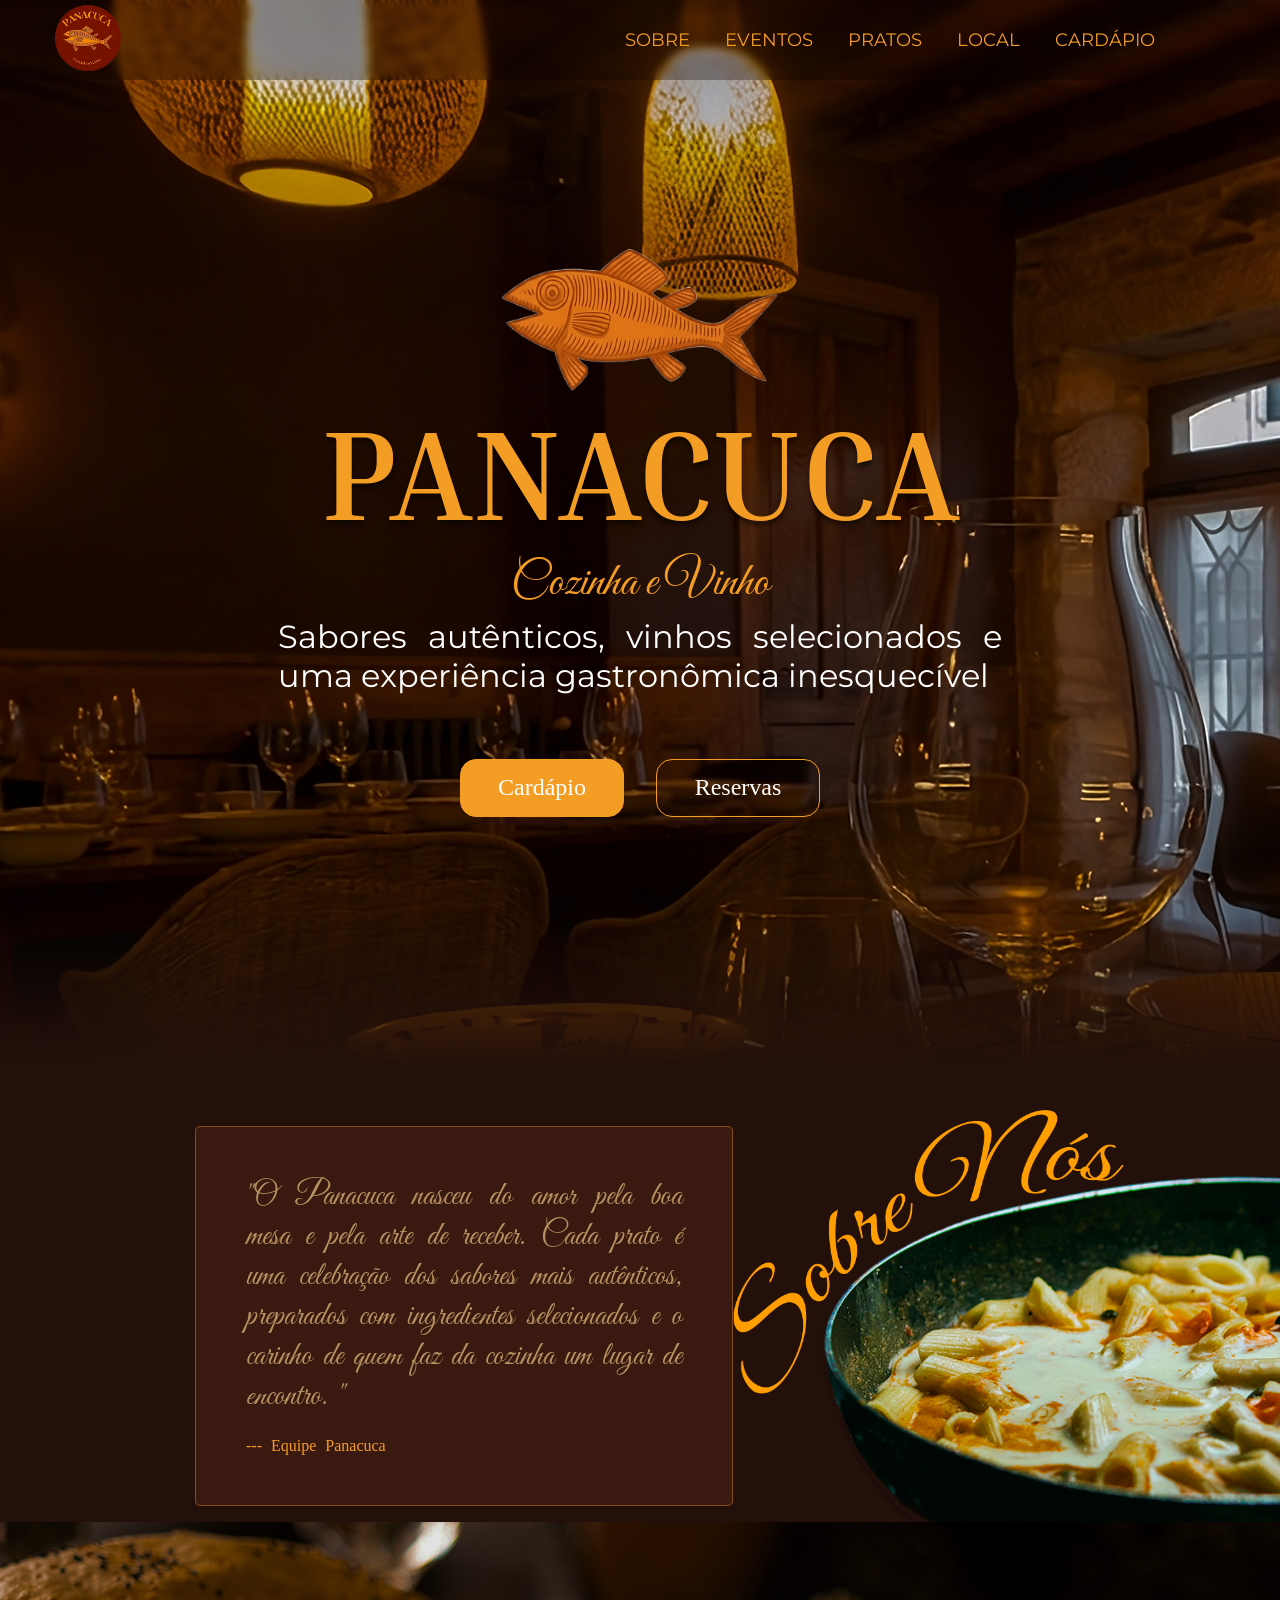
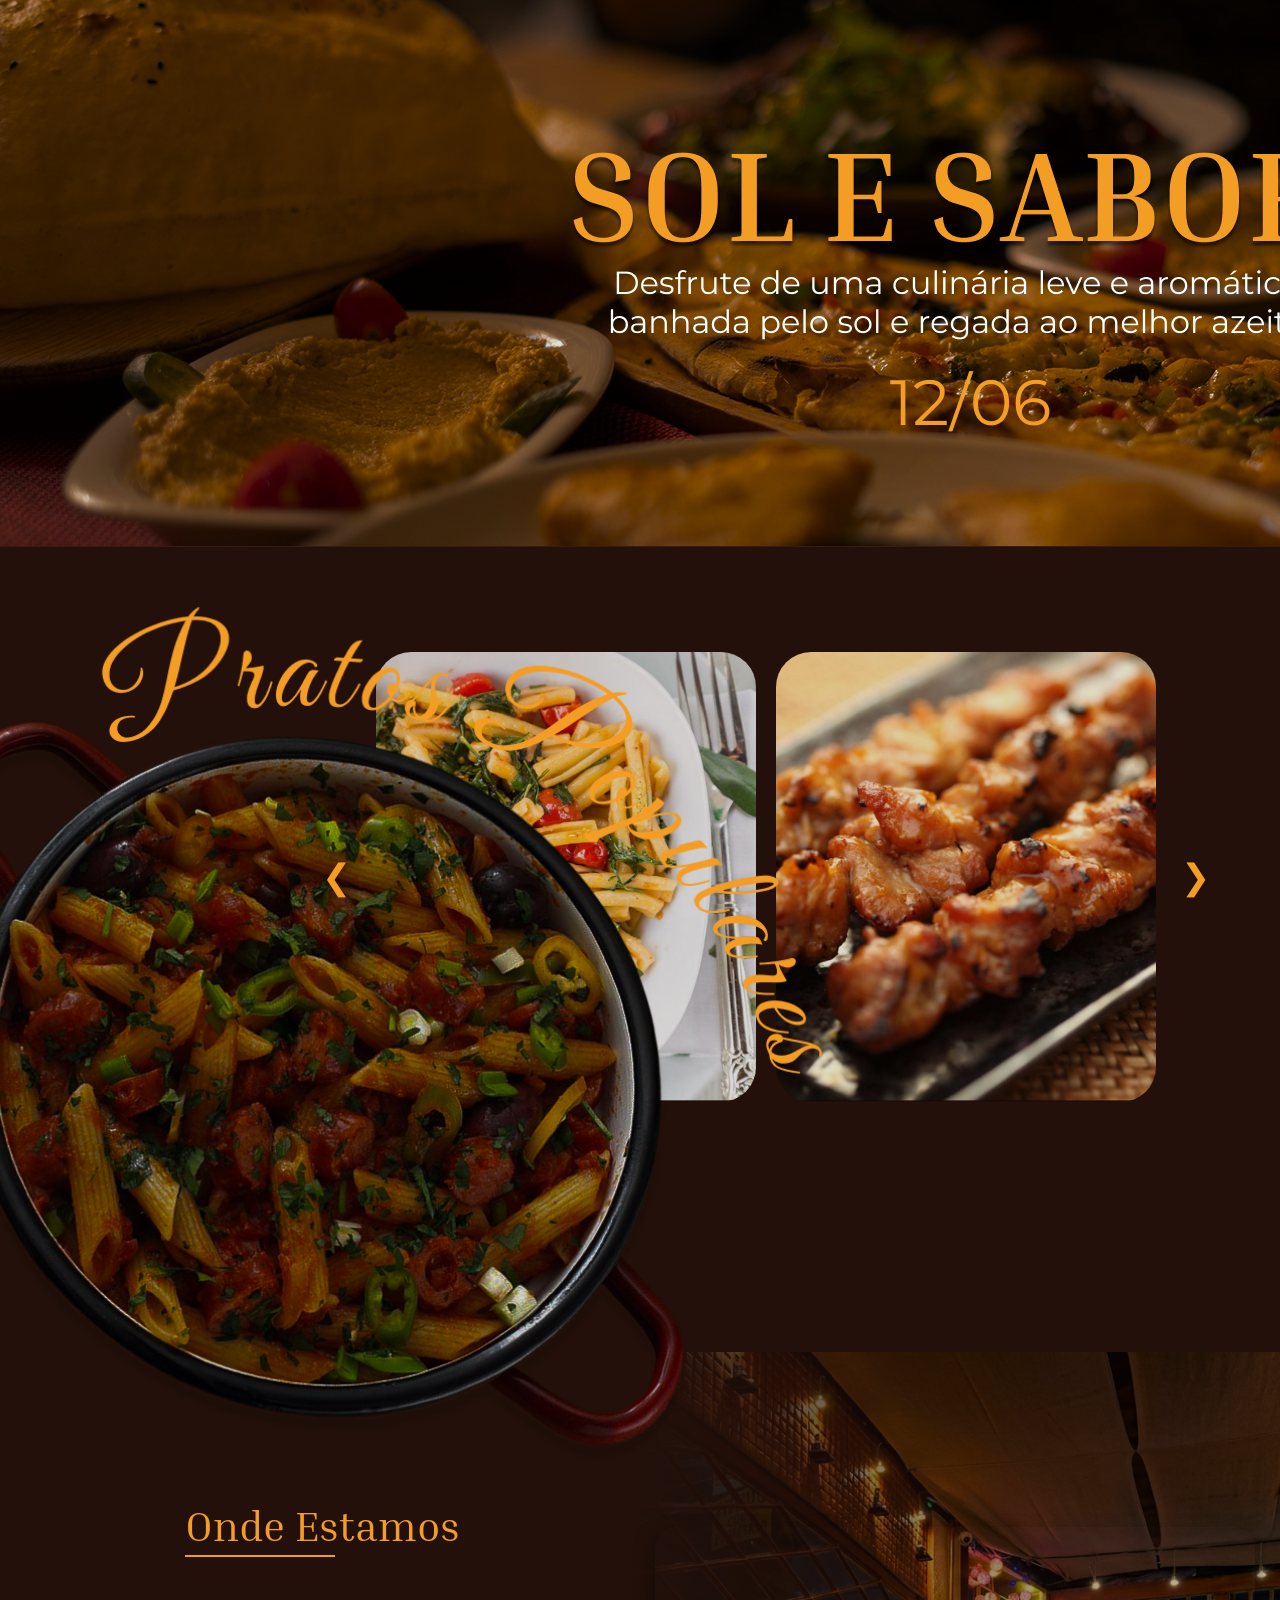
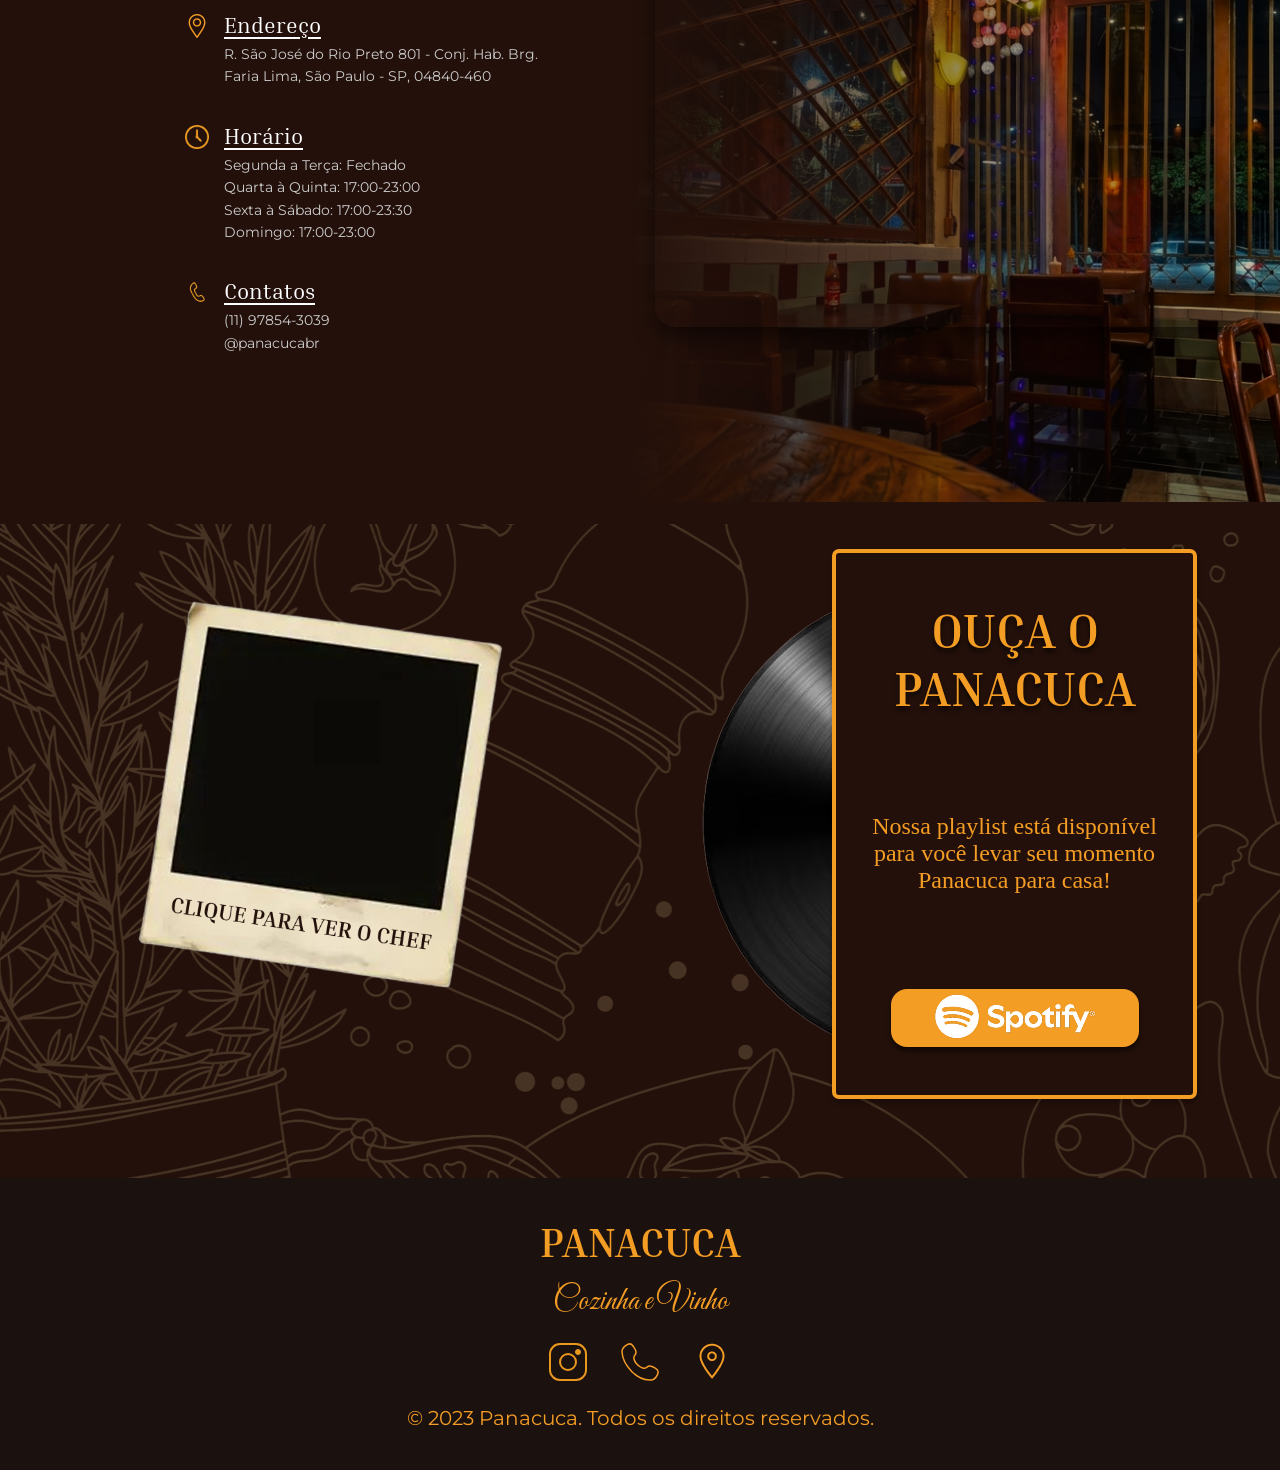
<file: index.html>
<!DOCTYPE html>
<html lang="pt-BR">

<head>
    <meta charset="UTF-8">
    <meta name="viewport" content="width=device-width, initial-scale=1.0">

    <link rel="stylesheet" href="./src/styles/style.css">
    <link rel="stylesheet" href="./src/styles/reset.css">

    <link rel="shortcut icon" href="./src/assets/images/site-ico.ico" type="image/x-icon">
    <link rel="preconnect" href="https://fonts.googleapis.com">
    <link rel="preconnect" href="https://fonts.gstatic.com" crossorigin>
    <link
        href="https://fonts.googleapis.com/css2?family=Great+Vibes&family=Inria+Serif:ital,wght@0,300;0,400;0,700;1,300;1,400;1,700&family=Montserrat:ital,wght@0,100..900;1,100..900&display=swap"
        rel="stylesheet">
    <title>Panacuca</title>
</head>

<body>
    <!-- header-component -->
    <header>
        <a href="./" id="btn-home">
            <img src="./src/assets/images/site-logo.svg" alt="site-logo">
        </a>
        <nav class="header-nav">
            <a href="#about-us">SOBRE</a>
            <a href="#events-carousel">EVENTOS</a>
            <a href="#pratos-populares">PRATOS</a>
            <a href="#localizacao">LOCAL</a>
            <a href="./cardapio.html">CARDÁPIO</a>
        </nav>
    </header>

    <!-- hero-header -->
    <section class="hero-header">
        <img src="./src/assets/images/fish-logo.svg" alt="fish-logo">
        <h1>PANACUCA</h1>
        <h2>Cozinha e Vinho</h2>
        <p>Sabores autênticos, vinhos selecionados e uma experiência gastronômica inesquecível</p>
        <div class="btn-wrapper">
            <button id="btn-cardapio" onclick="window.location.href='./cardapio.html'">Cardápio</button>
            <button id="btn-secundary"onclick="window.open('https://wa.me/5511978543039?text=Olá!%20Gostaria%20de%20fazer%20uma%20reserva.', '_blank')">Reservas</button>
        </div>
        <div id="gradient"></div>
    </section>

    <!-- about-us section -->
    <section class="about-us" id="about-us">
        <div>
            <div class="team-message">
                <p>"O Panacuca nasceu do amor pela boa mesa e pela arte de receber. Cada prato é uma celebração dos sabores mais autênticos, preparados com ingredientes selecionados e o carinho de quem faz da cozinha um lugar de encontro. "</p>
                <p id="team-reference">--- Equipe Panacuca</p>
            </div>

            <img src="./src/assets/images/panela-background.png" alt="background-panela">
        </div>
    </section>

    <!-- carousel section -->
     <section class="carousel" id="events-carousel">
        <div class="carousel-track">
            <div><img src="./src/assets/images/sol-e-sabor-background.png" alt="background-carousel"></div>
            <div><img src="./src/assets/images/noite-italia-background.png" alt="background-carousel"></div>
            <div><img src="./src/assets/images/essencia-japao-background.png" alt="background-carousel"></div> 
        </div>
     </section>

     <!-- Wrapper unificado: Pratos Populares + Onde Estamos com panela decorativa sobreposta -->
     <div class="pratos-ondestamos-wrapper">

        <!-- Panela decorativa: flutua sobre as duas sections -->
        <img src="./src/assets/images/pratos-populares-img.png" alt="background-panela" class="panela-decorativa">

     <section class="pratos-populares" id="pratos-populares">
    <div class="pratos-container">

        <div class="carousel-cards-wrapper">
            <button class="arrow-btn prev-btn" id="prev-prato">&#10094;</button>
            
            <div class="cards-window">
                <div class="cards-track">
                    
                    <div class="cards">
                        <img src="./src/assets/images/macarrao-penne-mediterrâneo.png" alt="Penne Mediterrâneo" class="card-img">
                        <div class="textBox">
                            <p class="head">Penne Mediterrâneo</p>
                            <p class="discription">macarrão penne (tradicional ou integral), tomates frescos ou pelatti, azeitonas pretas, alho, cebola, manjericão e azeite de oliva extra virgem. </p>
                            <p class="price">R$ 28,90</p>
                        </div>
                    </div>

                    <div class="cards">
                        <img src="./src/assets/images/frango-espeto.png" alt="Risoto de Cogumelos" class="card-img">
                        <div class="textBox">
                            <p class="head">Yakitori</p>
                            <p class="discription">Cortes de frango, palitos de bambu, molho shoyu, mirin (saquê adocicado), saquê culinário e açúcar para caramelizar.</p>
                            <p class="price">R$ 9,90</p>
                        </div>
                    </div>

                    <div class="cards">
                        <img src="./src/assets/images/poke.jpg" alt="Filet ao Molho Madeira" class="card-img">
                        <div class="textBox">
                            <p class="head">Poke</p>
                            <p class="discription">Salmão fresco em cubos, arroz oriental e legumes crocantes com molho especial.</p>
                            <p class="price">R$ 32,90</p>
                        </div>
                    </div>

                    <div class="cards">
                        <img src="./src/assets/images/carbonara.jpg" alt="Salmão Grelhado" class="card-img">
                        <div class="textBox">
                            <p class="head">Spaghetti Carbonara</p>
                            <p class="discription">espaguete (grano duro), ovos, queijo pecorino romano (ou parmesão de alta qualidade), guanciale (ou pancetta), pimenta-do-reino preta moída na hora e sal.</p>
                            <p class="price">R$ 28,90</p>
                        </div>
                    </div>

                </div>
            </div>

            <button class="arrow-btn next-btn" id="next-prato">&#10095;</button>
        </div>
    </div>

    <script>
        const track = document.querySelector('.cards-track');
        const nextBtn = document.getElementById('next-prato');
        const prevBtn = document.getElementById('prev-prato');
        
        const cardWidth = 400; // 380px card + 20px gap
        const totalCards = document.querySelectorAll('.cards-track .cards').length;
        let currentIndex = 0;

        nextBtn.addEventListener('click', () => {
            if (currentIndex < totalCards - 1) {
                currentIndex++;
            } else {
                currentIndex = 0;
            }
            updateSlidePosition();
        });

        prevBtn.addEventListener('click', () => {
            if (currentIndex > 0) {
                currentIndex--;
            } else {
                currentIndex = totalCards - 1;
            }
            updateSlidePosition();
        });

        function updateSlidePosition() {
            track.style.transform = `translateX(-${currentIndex * cardWidth}px)`;
        }
    </script>

</section>

<!-- Onde Estamos section -->
<section class="onde-estamos-section" id="localizacao">
    <div class="onde-estamos">
                    <div class="info-texto">
                        <h2>Onde Estamos</h2>
                        
                        <div class="item-contato">
                            <img src="./src/assets/images/location.png" alt="Ícone de localização" class="icone-local">
                            
                            <div class="detalhes">
                                <h3>Endereço</h3>
                                <p>R. São José do Rio Preto 801 - Conj. Hab. Brg.<br>Faria Lima, São Paulo - SP, 04840-460</p>
                            </div>
                        </div>

                        <div class="item-contato">
                            <img src="./src/assets/images/clock 1.png" alt="Ícone de horário" class="icone-local">
                            <div class="detalhes">
                                <h3>Horário</h3>
                                <p>Segunda a Terça: Fechado<br>Quarta à Quinta: 17:00-23:00<br>Sexta à Sábado: 17:00-23:30<br>Domingo: 17:00-23:00</p>
                            </div>
                        </div>
                        
                        <div class="item-contato">
                            <img src="./src/assets/images/telephone 1.png" alt="Ícone de contato" class="icone-local">
                            <div class="detalhes">
                                <h3>Contatos</h3>
                                <p>(11) 97854-3039<br>@panacucabr</p>
                            </div>
                        </div>
                    </div>

                    <!-- fundo com a imagem e gradiente integrando o Mapa -->
                    <div class="imagem-fundo-local">
                        <div class="mapa-container">
                            <iframe src="https://www.google.com/maps/embed?pb=!1m18!1m12!1m3!1d3651.750067151923!2d-46.68352302378272!3d-23.75629046878425!2m3!1f0!2f0!3f0!3m2!1i1024!2i768!4f13.1!3m3!1m2!1s0x94ce49a7ff8958fd%3A0x53604250b3d7ec13!2sPanacuca!5e0!3m2!1spt-BR!2sbr!4v1779491998895!5m2!1spt-BR!2sbr" style="border:0;" allowfullscreen="" loading="lazy" referrerpolicy="no-referrer-when-downgrade"></iframe>
                        </div>
                    </div>
                </div>
    </div>
</section>

</div> <!-- fim .pratos-ondestamos-wrapper -->
  <div vw class="enabled">
    <div vw-access-button class="active"></div>
    <div vw-plugin-wrapper>
        <div class="vw-plugin-top-wrapper"></div>
    </div>
</div>
<script src="https://vlibras.gov.br/app/vlibras-plugin.js"></script>
<script>
    new window.VLibras.Widget('https://vlibras.gov.br/app');
</script>

<section class="others-panacuca">
    <input type="checkbox" id="toggle-spotify" class="hidden-checkbox">

    <div class="polaroid-chef" tabindex="0">
        <img class="polaroid-img" src="./src/assets/images/polaroid.png" alt="">
        <img class="chef-img" src="./src/assets/images/chef-panacuca 1.png" alt="">
    </div>

    <div class="card-vinil">
        <h3>OUÇA O PANACUCA</h3>
        <p>Nossa playlist está disponível para você levar seu momento Panacuca para casa!</p>
        <button class="btn-spotify">
            <a href="https://open.spotify.com/playlist/4Gc9pioaeHcF0B49VSC1o1?si=abde36234e5a4c42" target="_blank">
                <img class="spotify-logo" src="./src/assets/images/spotify-logo.png" alt="">
            </a>
        </button>
    </div>

    <label for="toggle-spotify" class="vinil-label">
        <img class="vinil-img" src="./src/assets/images/vinil.png" alt="">
    </label>

    <div class="spotify-embed">
        <iframe data-testid="embed-iframe" style="border-radius:12px" src="https://open.spotify.com/embed/playlist/4Gc9pioaeHcF0B49VSC1o1?utm_source=generator&theme=0" width="300" height="352" frameBorder="0" allowfullscreen="" allow="autoplay; clipboard-write; encrypted-media; fullscreen; picture-in-picture" loading="lazy"></iframe>
    </div>
</section>

<!-- FOOTER -->
 <footer>
      <section class="footer-section">

      
          <h1>PANACUCA</h1>
          <h2>Cozinha e Vinho</h2>
  
          <div class="redes-sociais">
            <a href="https://www.instagram.com/panacucabr?utm_source=ig_web_button_share_sheet&igsh=ZDNlZDc0MzIxNw==" target="_blank">
              <img
                src="./src/assets/images/imagens-cardapio/instagram-icon.svg"
                alt="Ícone do Instagram"
              />
            </a>
  
             <a href="tel:+5511978543039" aria-label="Telefone">
              <img
                src="./src/assets/images/imagens-cardapio/telephone-icon.svg"
                alt="Ícone de Telefone"
              />
            </a>
             <a href="https://share.google/E26slfKw1jHbtLM27" target="_blank">
              <img
                src="./src/assets/images/imagens-cardapio/location-icon.png"
                alt="Ícone de Localização"
              />
            </a>
          </div>
          <p>&copy; 2023 Panacuca. Todos os direitos reservados.</p>
        
      </section>
    </footer>
</body>
</html>
</file>
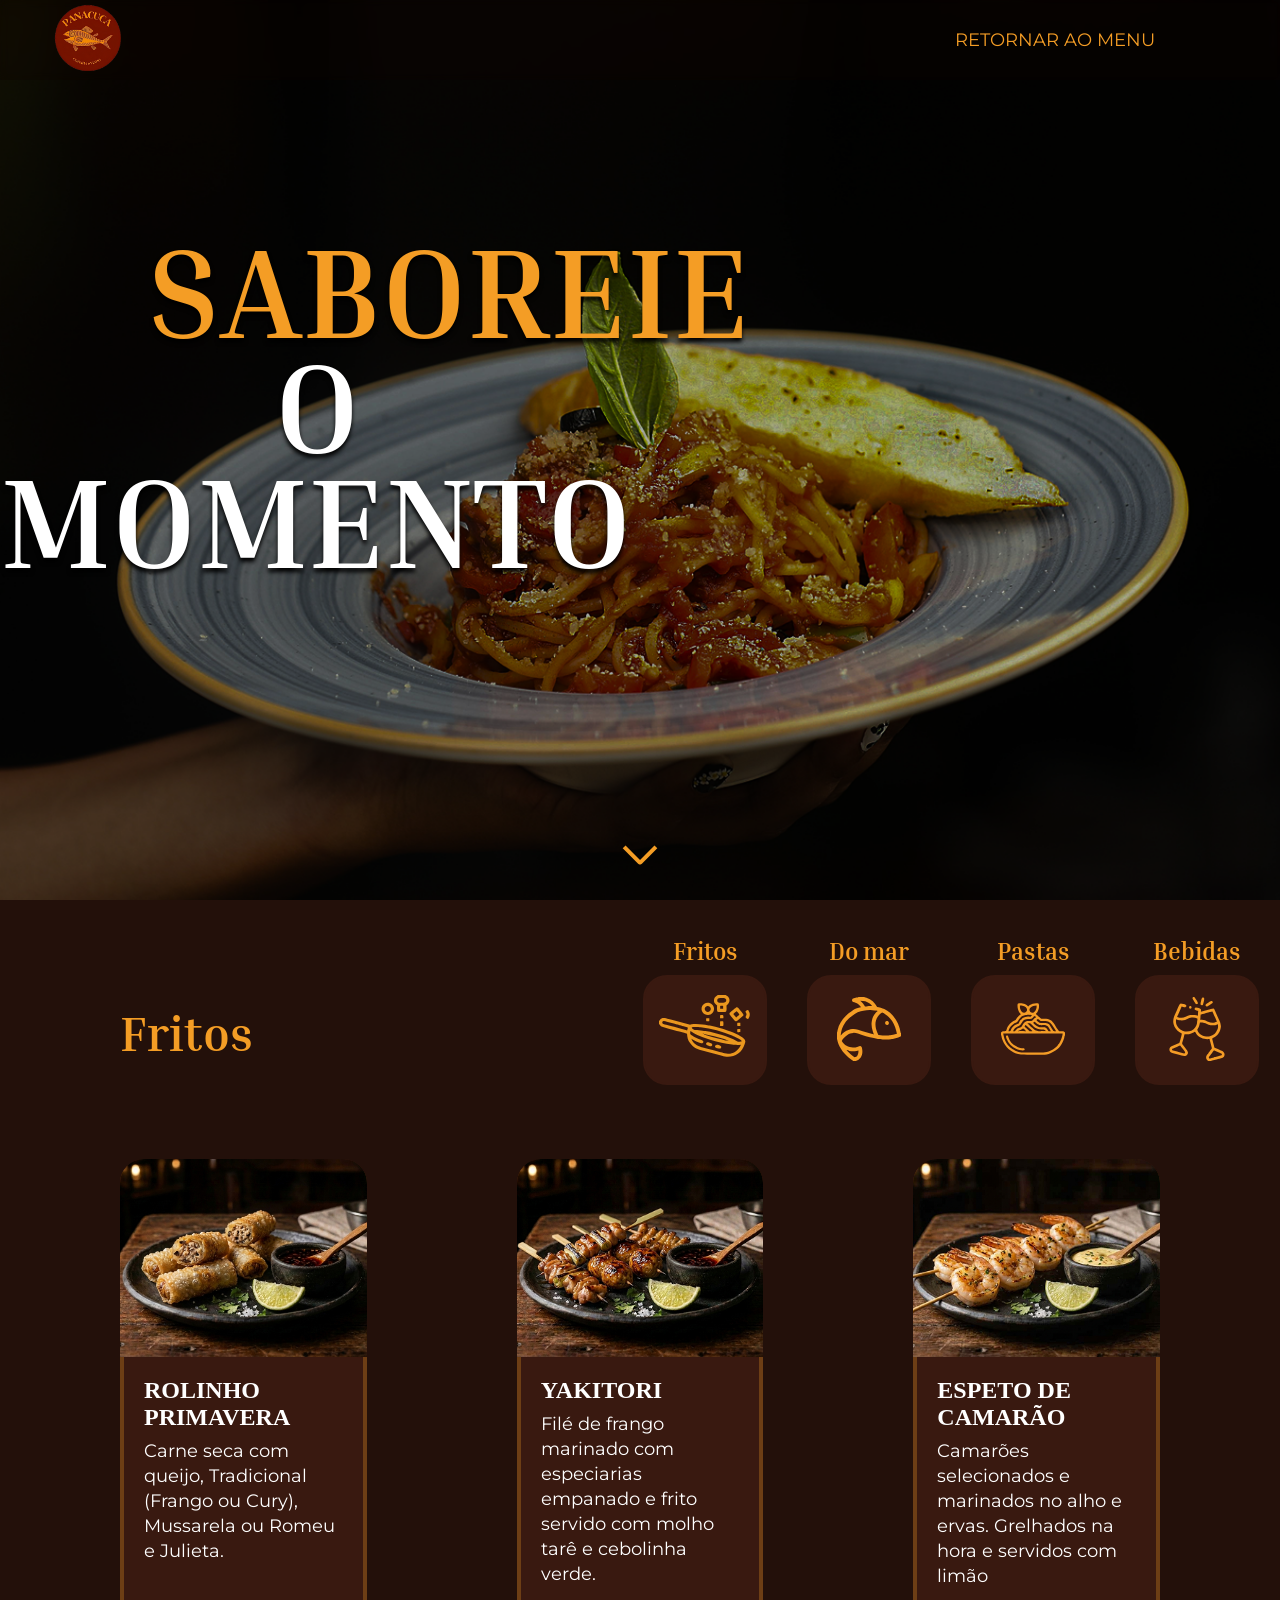
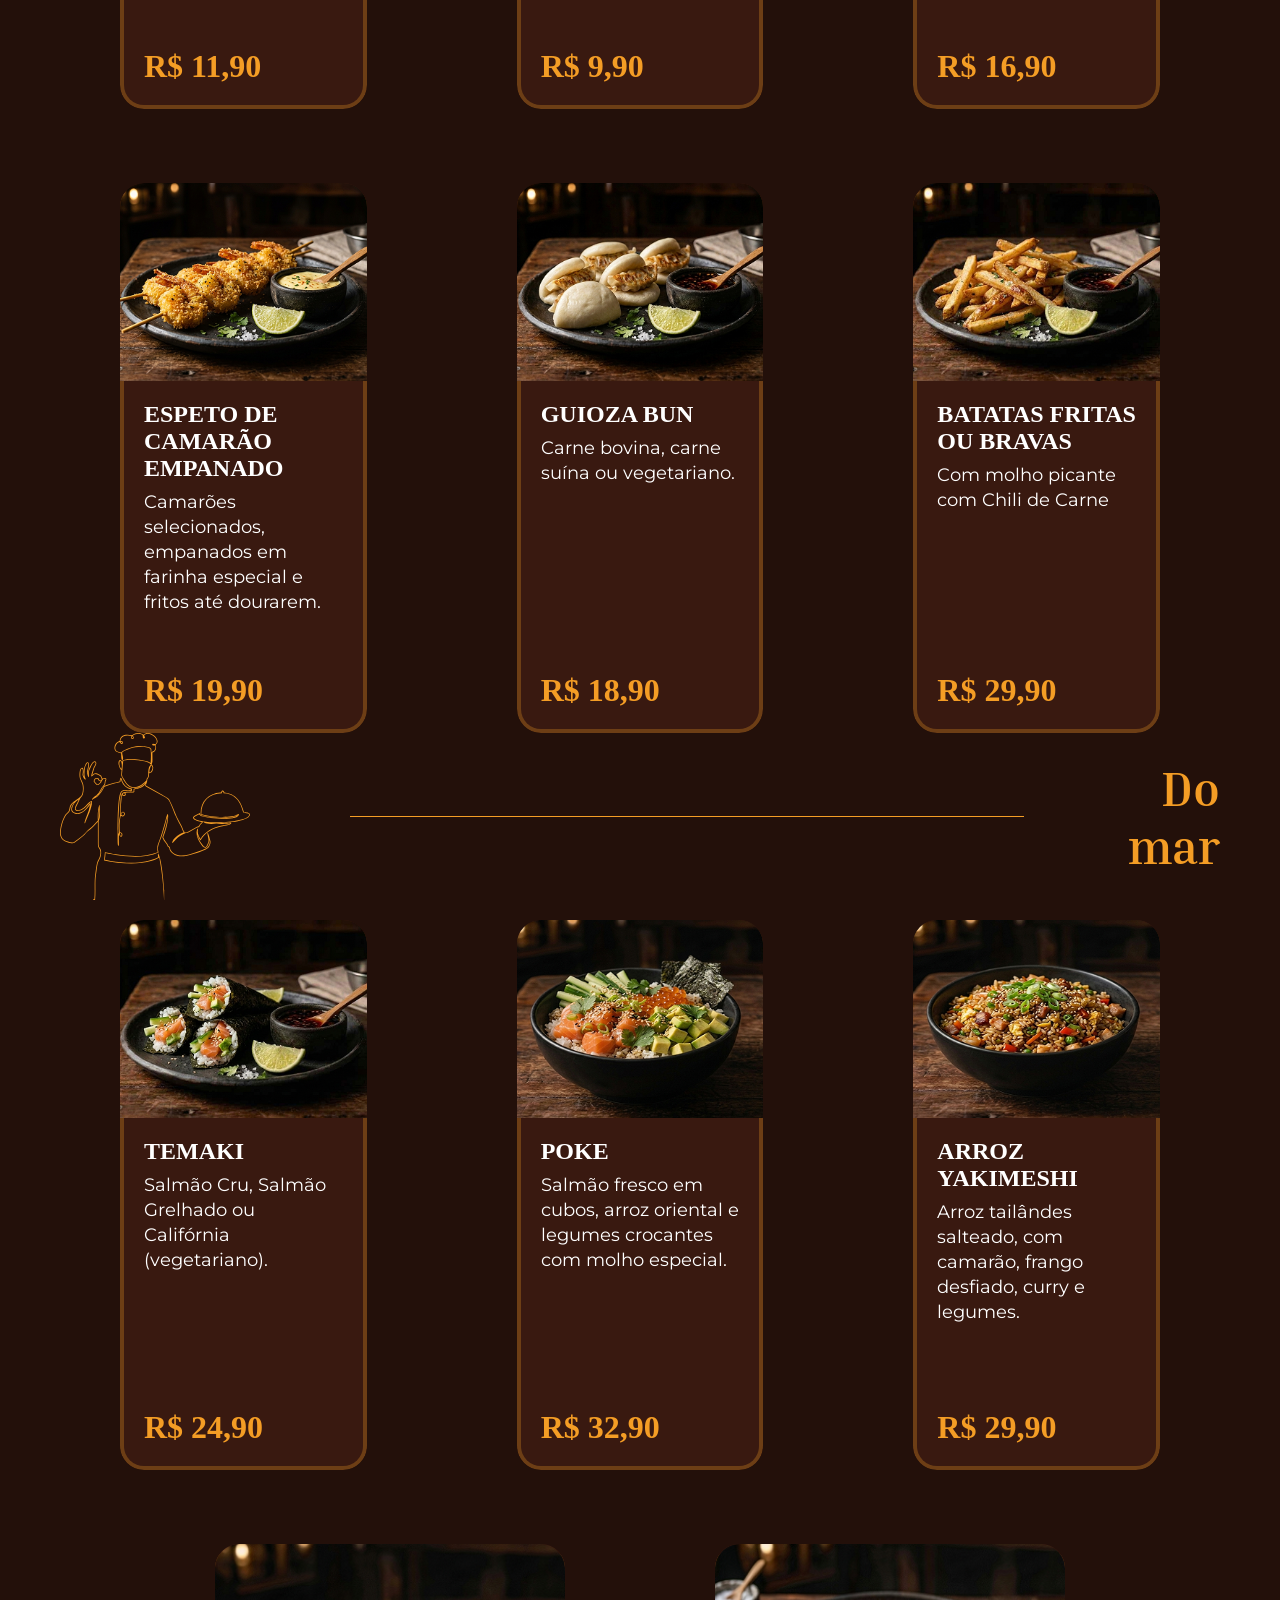
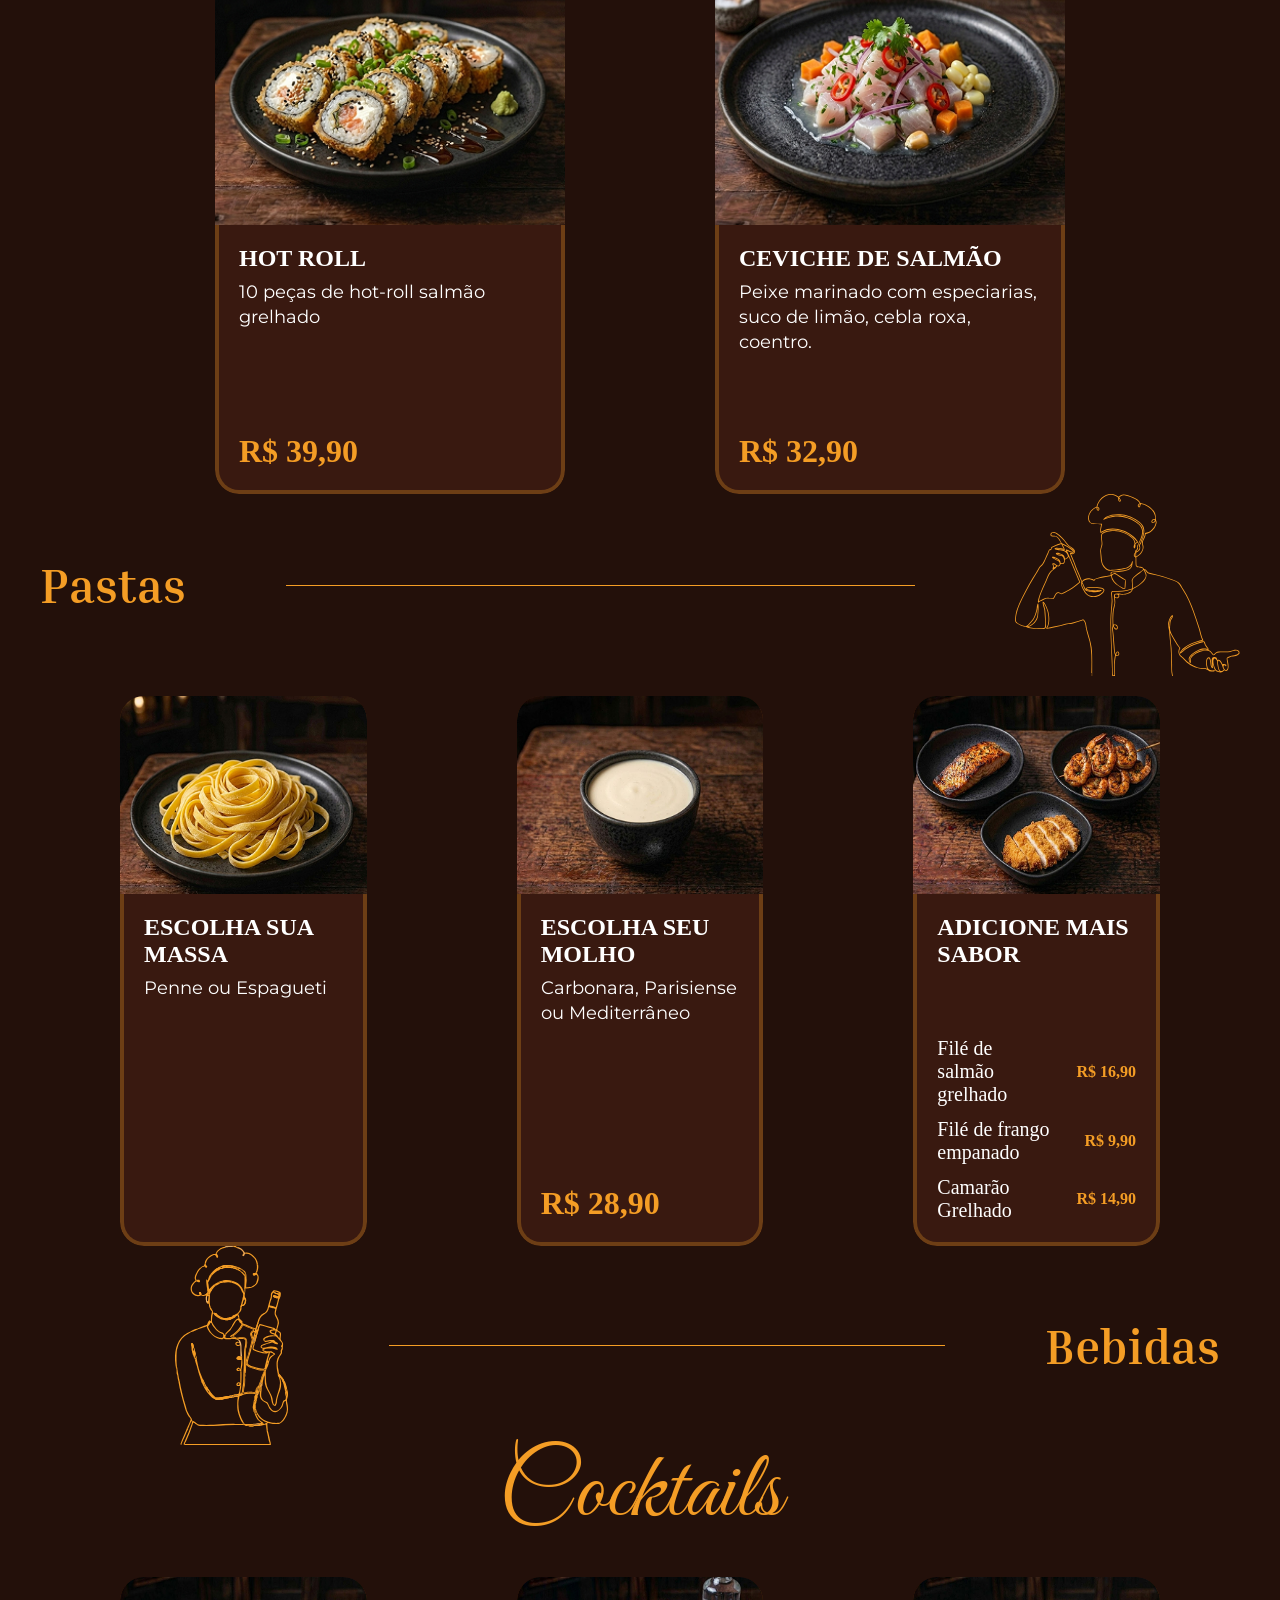
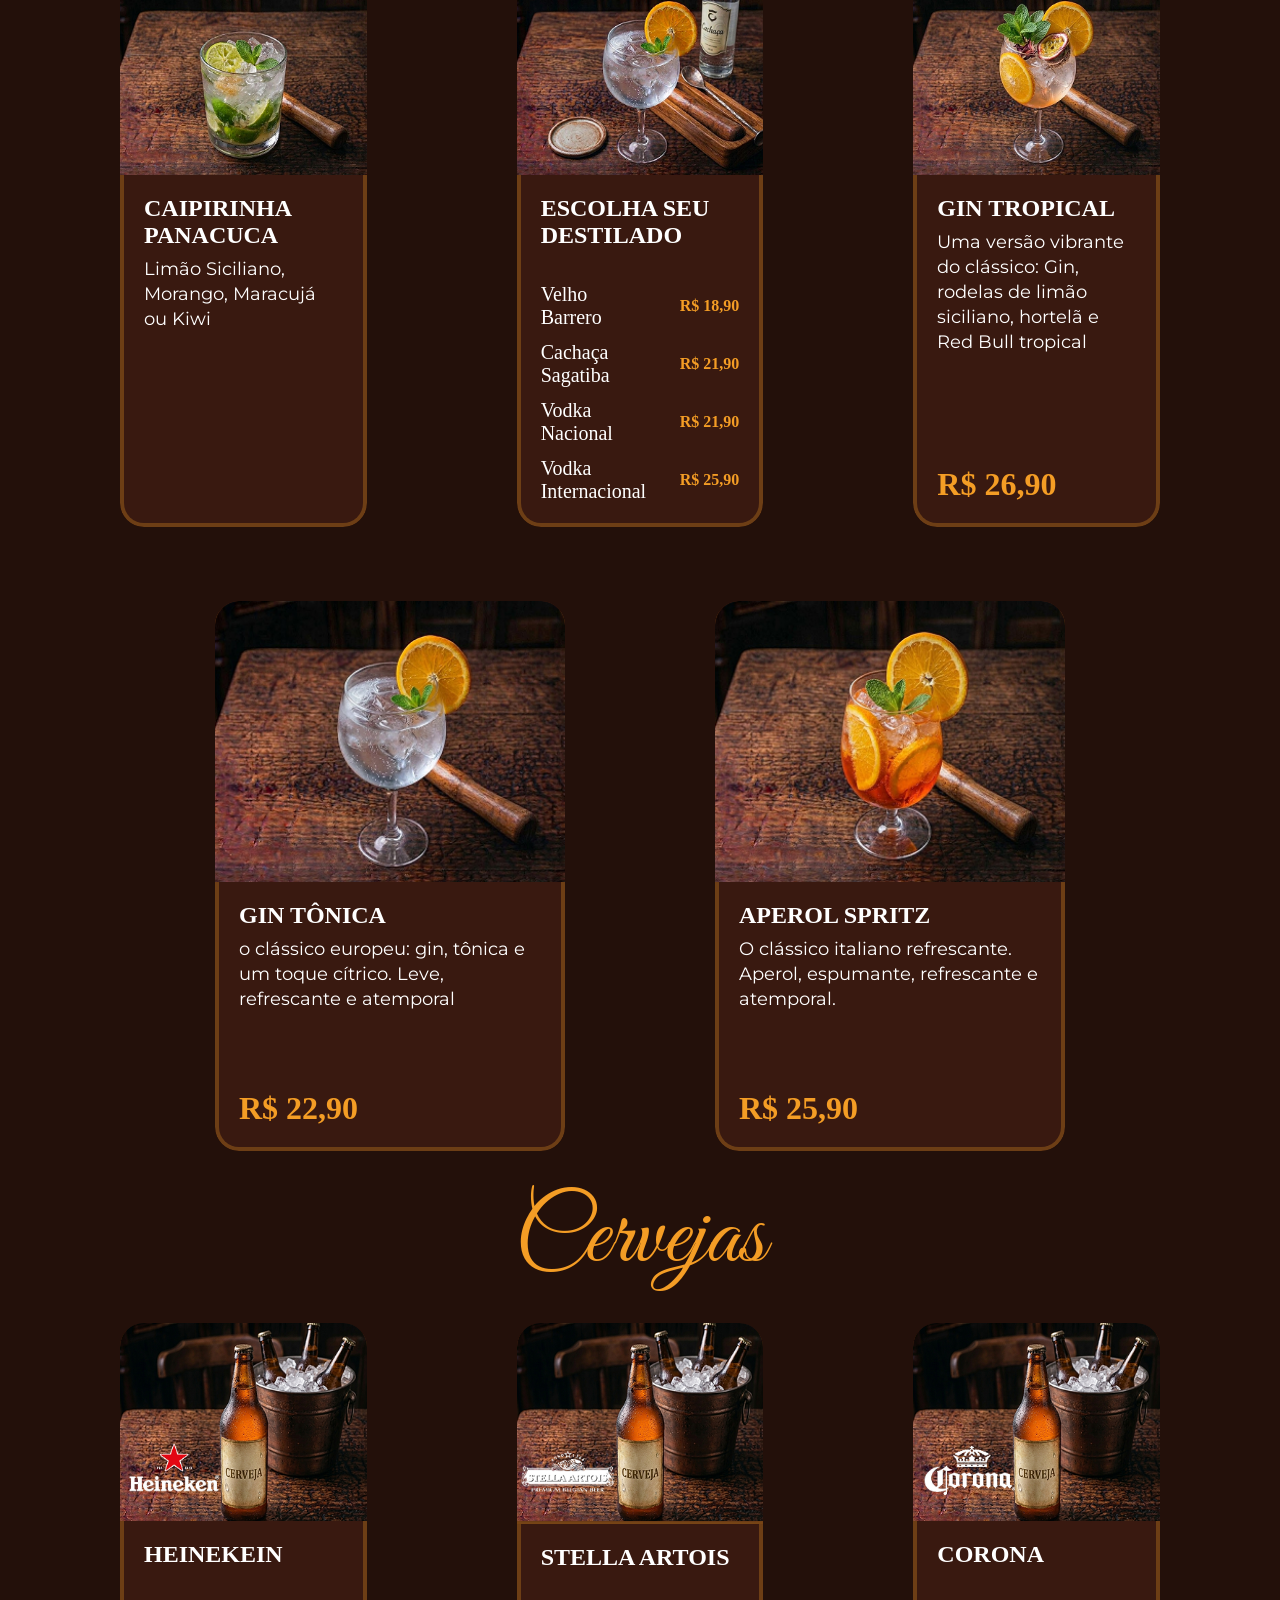
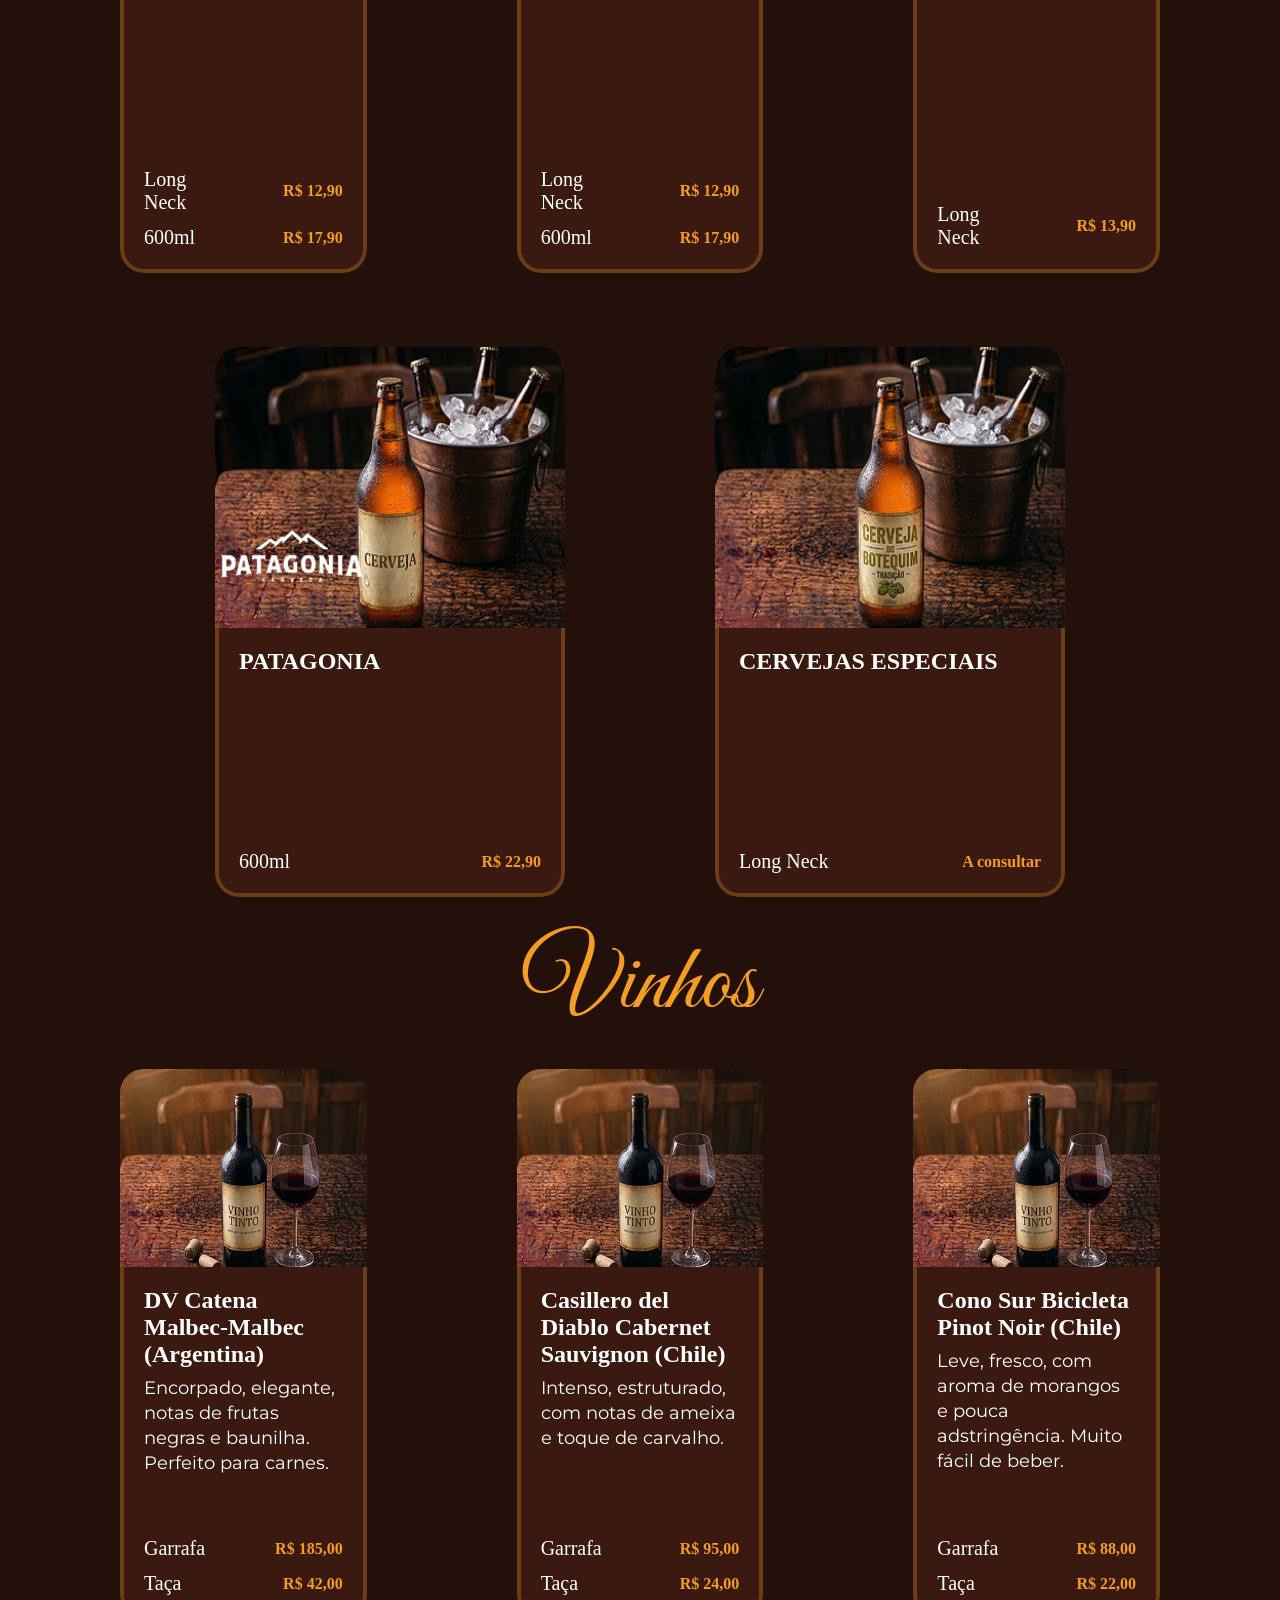
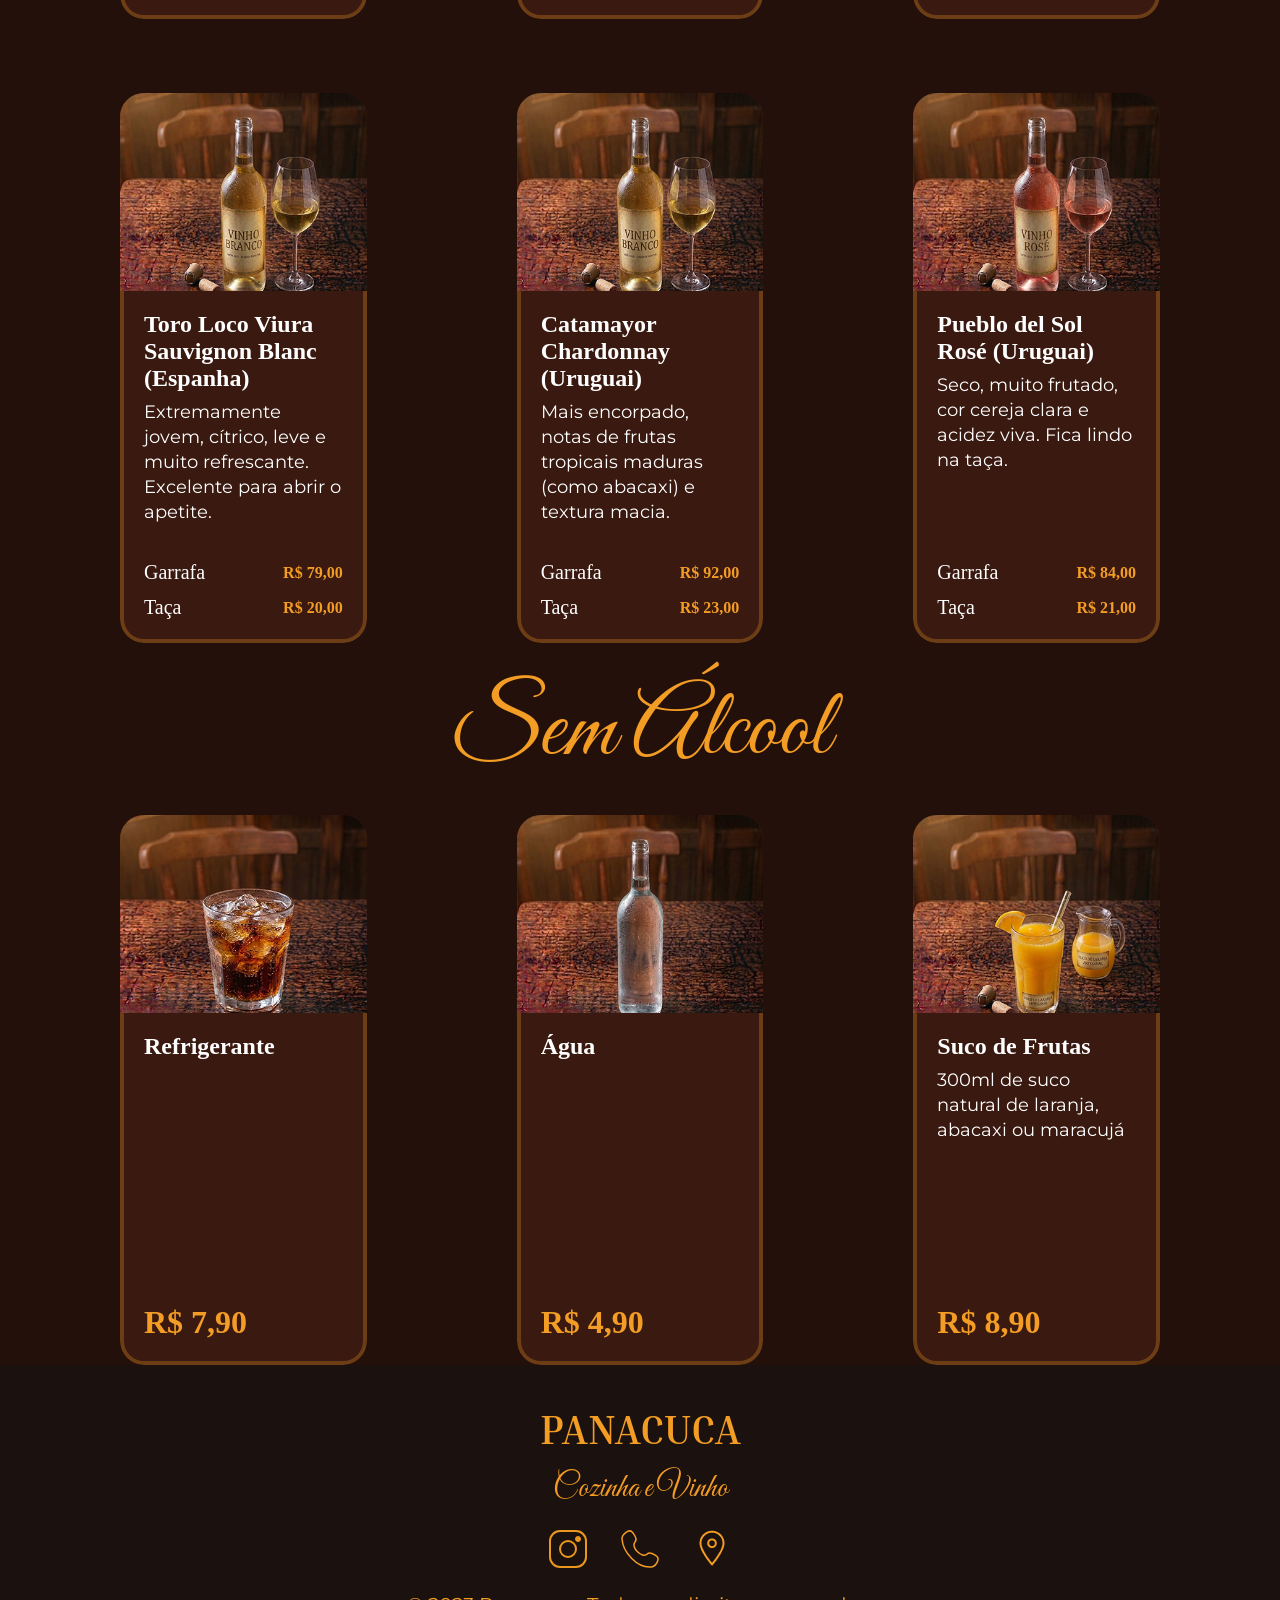
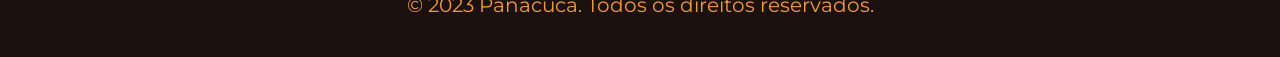
<file: cardapio.html>
<!doctype html>
<html lang="pt-BR">
  <head>
    <meta charset="UTF-8" />
    <meta name="viewport" content="width=device-width, initial-scale=1.0" />
    <title>Cardápio</title>
    <link rel="stylesheet" href="./src/styles/reset.css" />
    <link rel="stylesheet" href="./src/styles/cardapio.css" />

    <!-- fontes -->
    <link
      rel="shortcut icon"
      href="./src/assets/images/site-ico.ico"
      type="image/x-icon"
    />
    <link rel="preconnect" href="https://fonts.googleapis.com" />
    <link rel="preconnect" href="https://fonts.gstatic.com" crossorigin />
    <link
      href="https://fonts.googleapis.com/css2?family=Great+Vibes&family=Inria+Serif:ital,wght@0,300;0,400;0,700;1,300;1,400;1,700&family=Montserrat:ital,wght@0,100..900;1,100..900&display=swap"
      rel="stylesheet"
    />
  </head>
  <body>
    <!-- header-component -->
    <header>
      <a href="./" id="btn-home">
        <img src="./src/assets/images/site-logo.svg" alt="site-logo" />
      </a>
      <nav class="header-nav">
        <a href="#botoes-ancora">RETORNAR AO MENU</a>
      </nav>
    </header>

    <!-- HERO HEADER CARDAPIO -->

    <section class="hero-cardapio">
      <div class="banner-cardapio">
        <h1>
          <span class="yellow">SABOREIE</span><br />
          <span class="white">O MOMENTO</span>
        </h1>
      </div>
      <a href="#secao-fritos" class="btn-scroll">
        <img src="/src/assets/images/btn-scroll.svg" alt="btn-scroll" />
      </a>
    </section>

    <!-- CARDÁPIO DE FRITOS -->

    <section id="secao-fritos">
      <div class="secoes-cardapio">
        <div class="botoes-cardapio" id="botoes-ancora">
          <h1 class="texto-divisor">Fritos</h1>

          <div class="titulo-e-btn">
            <h2>Fritos</h2>
            <button
              class="btn-cardapio"
              onclick="
                document
                  .getElementById('secao-fritos')
                  .scrollIntoView({ behavior: 'smooth' })
              "
            >
              <img
                src="./src/assets/images/frito-icon-btn.svg"
                alt="icone de fritos"
              />
            </button>
          </div>

          <div class="titulo-e-btn">
            <h2>Do mar</h2>
            <button
              class="btn-cardapio"
              onclick="
                document
                  .getElementById('secao-do-mar')
                  .scrollIntoView({ behavior: 'smooth' })
              "
            >
              <img
                src="./src/assets/images/fish-icon-btn.svg"
                alt="icone de peixes"
              />
            </button>
          </div>

          <div class="titulo-e-btn">
            <h2>Pastas</h2>
            <button
              class="btn-cardapio"
              onclick="
                document
                  .getElementById('secao-pastas')
                  .scrollIntoView({ behavior: 'smooth' })
              "
            >
              <img
                src="./src/assets/images/pasta-icon-btn.svg"
                alt="icone de pastas"
              />
            </button>
          </div>

          <div class="titulo-e-btn">
            <h2>Bebidas</h2>
            <button
              class="btn-cardapio"
              onclick="
                document
                  .getElementById('secao-bebidas')
                  .scrollIntoView({ behavior: 'smooth' })
              "
            >
              <img
                src="./src/assets/images/bebida-icon-btn.svg"
                alt="icone de bebidas"
              />
            </button>
          </div>

          <img
            class="garcom-img"
            src="./src/assets/images/garcom1-vetor.svg"
            alt="garçom segurando bandeja de fritos"
          />
        </div>
      </div>

      <div class="cards-container-1">
        <!-- CARD 1 -->
        <div class="card-item">
          <div class="card-foto">
            <img
              src="./src/assets/images/imagens-cardapio/rolinho-pimavera.svg"
              alt="Rolinho Primavera"
            />
          </div>

          <div class="card-info">
            <div class="card-textos-topo">
              <h3 class="card-titulo">ROLINHO PRIMAVERA</h3>
              <p class="card-descricao">
                Carne seca com queijo, Tradicional (Frango ou Cury), Mussarela
                ou Romeu e Julieta.
              </p>
            </div>
            <span class="card-preco">R$ 11,90</span>
          </div>
        </div>
        <!-- CARD 2 -->
        <div class="card-item">
          <div class="card-foto">
            <img
              src="./src/assets/images/imagens-cardapio/yaktori-prato.png"
              alt="Yakitori"
            />
          </div>

          <div class="card-info">
            <div class="card-textos-topo">
              <h3 class="card-titulo">YAKITORI</h3>
              <p class="card-descricao">
                Filé de frango marinado com especiarias empanado e frito servido
                com molho tarê e cebolinha verde.
              </p>
            </div>
            <span class="card-preco">R$ 9,90</span>
          </div>
        </div>
        <!-- CARD 3 -->
        <div class="card-item">
          <div class="card-foto">
            <img
              src="./src/assets/images/imagens-cardapio/espeto-camarao-prato.png"
              alt="Espeto de Camarão"
            />
          </div>

          <div class="card-info">
            <div class="card-textos-topo">
              <h3 class="card-titulo">ESPETO DE CAMARÃO</h3>
              <p class="card-descricao">
                Camarões selecionados e marinados no alho e ervas. Grelhados na
                hora e servidos com limão
              </p>
            </div>
            <span class="card-preco">R$ 16,90</span>
          </div>
        </div>
      </div>

      <div class="cards-container-1">
        <!-- CARD 4 -->
        <div class="card-item">
          <div class="card-foto">
            <img
              src="./src/assets/images/imagens-cardapio/espeto-camarao-empanado-prato.png"
              alt="Espeto de Camarão Empanado"
            />
          </div>

          <div class="card-info">
            <div class="card-textos-topo">
              <h3 class="card-titulo">ESPETO DE CAMARÃO EMPANADO</h3>
              <p class="card-descricao">
                Camarões selecionados, empanados em farinha especial e fritos
                até dourarem.
              </p>
            </div>
            <span class="card-preco">R$ 19,90</span>
          </div>
        </div>
        <!-- CARD 5 -->
        <div class="card-item">
          <div class="card-foto">
            <img
              src="./src/assets/images/imagens-cardapio/guioza-bun-prato.png"
              alt="Guioza Bun"
            />
          </div>

          <div class="card-info">
            <div class="card-textos-topo">
              <h3 class="card-titulo">GUIOZA BUN</h3>
              <p class="card-descricao">
                Carne bovina, carne suína ou vegetariano.
              </p>
            </div>
            <span class="card-preco">R$ 18,90</span>
          </div>
        </div>
        <!-- CARD 6 -->
        <div class="card-item">
          <div class="card-foto">
            <img
              src="./src/assets/images/imagens-cardapio/batatas-prato.png"
              alt="Batatas Fritas ou Bravas"
            />
          </div>

          <div class="card-info">
            <div class="card-textos-topo">
              <h3 class="card-titulo">BATATAS FRITAS OU BRAVAS</h3>
              <p class="card-descricao">Com molho picante com Chili de Carne</p>
            </div>
            <span class="card-preco">R$ 29,90</span>
          </div>
        </div>
      </div>
    </section>

    <!-- DO MAR -->

    <section id="secao-do-mar">
      <div class="titulo-secao">
        <img
          class="garcom-img"
          src="./src/assets/images/imagens-cardapio/chefe-do-mar.svg"
          alt="garçom segurando bandeja seção frutos do mar"
        />
        <hr />

        <h1 class="texto-divisor">Do mar</h1>
      </div>

      <div class="cards-container-1">
        <!-- CARD 1 -->
        <div class="card-item">
          <div class="card-foto">
            <img
              src="./src/assets/images/imagens-cardapio/temaki-prato.png"
              alt="Temaki"
            />
          </div>

          <div class="card-info">
            <div class="card-textos-topo">
              <h3 class="card-titulo">TEMAKI</h3>
              <p class="card-descricao">
                Salmão Cru, Salmão Grelhado ou Califórnia (vegetariano).
              </p>
            </div>
            <span class="card-preco">R$ 24,90</span>
          </div>
        </div>
        <!-- CARD 2 -->
        <div class="card-item">
          <div class="card-foto">
            <img
              src="./src/assets/images/imagens-cardapio/poke-prato.png"
              alt="Poke"
            />
          </div>

          <div class="card-info">
            <div class="card-textos-topo">
              <h3 class="card-titulo">POKE</h3>
              <p class="card-descricao">
                Salmão fresco em cubos, arroz oriental e legumes crocantes com
                molho especial.
              </p>
            </div>
            <span class="card-preco">R$ 32,90</span>
          </div>
        </div>
        <!-- CARD 3 -->
        <div class="card-item">
          <div class="card-foto">
            <img
              src="./src/assets/images/imagens-cardapio/arroz-yakimeshi-prato.png"
              alt="Arroz Yakimeshi"
            />
          </div>

          <div class="card-info">
            <div class="card-textos-topo">
              <h3 class="card-titulo">ARROZ YAKIMESHI</h3>
              <p class="card-descricao">
                Arroz tailândes salteado, com camarão, frango desfiado, curry e
                legumes.
              </p>
            </div>
            <span class="card-preco">R$ 29,90</span>
          </div>
        </div>
      </div>

      <div class="cards-container-2">
        <!-- CARD 4 -->
        <div class="card-item">
          <div class="card-foto">
            <img
              src="./src/assets/images/imagens-cardapio/hot-roll-prato.png"
              alt="Hot Roll"
            />
          </div>

          <div class="card-info">
            <div class="card-textos-topo">
              <h3 class="card-titulo">HOT ROLL</h3>
              <p class="card-descricao">10 peças de hot-roll salmão grelhado</p>
            </div>
            <span class="card-preco">R$ 39,90</span>
          </div>
        </div>
        <!-- CARD 5 -->
        <div class="card-item">
          <div class="card-foto">
            <img
              src="./src/assets/images/imagens-cardapio/ceviche-prato.png"
              alt="Ceviche de Salmão"
            />
          </div>

          <div class="card-info">
            <div class="card-textos-topo">
              <h3 class="card-titulo">CEVICHE DE SALMÃO</h3>
              <p class="card-descricao">
                Peixe marinado com especiarias, suco de limão, cebla roxa,
                coentro.
              </p>
            </div>
            <span class="card-preco">R$ 32,90</span>
          </div>
        </div>
      </div>
    </section>

    <!-- PASTAS -->

    <section id="secao-pastas">
      <div class="titulo-secao">
        <h1 class="texto-divisor">Pastas</h1>
        <hr />
        <img
          class="garcom-img"
          src="./src/assets/images/imagens-cardapio/chefe-pastas.svg"
          alt="garçom com concha de molho"
        />
      </div>

      <div class="cards-container-1">
        <!-- CARD 1 -->
        <div class="card-item">
          <div class="card-foto">
            <img
              src="./src/assets/images/imagens-cardapio/massas-prato.png"
              alt="Massas"
            />
          </div>

          <div class="card-info">
            <div class="card-textos-topo">
              <h3 class="card-titulo">ESCOLHA SUA MASSA</h3>
              <p class="card-descricao">Penne ou Espagueti</p>
            </div>
          </div>
        </div>
        <!-- CARD 2 -->
        <div class="card-item">
          <div class="card-foto">
            <img
              src="./src/assets/images/imagens-cardapio/molhos-prato.png"
              alt="Molhos"
            />
          </div>

          <div class="card-info">
            <div class="card-textos-topo">
              <h3 class="card-titulo">ESCOLHA SEU MOLHO</h3>
              <p class="card-descricao">
                Carbonara, Parisiense ou Mediterrâneo
              </p>
            </div>
            <span class="card-preco">R$ 28,90</span>
          </div>
        </div>
        <!-- CARD 3 -->
        <div class="card-item">
          <div class="card-foto">
            <img
              src="./src/assets/images/imagens-cardapio/proteinas-prato.png"
              alt="Proteínas"
            />
          </div>

          <div class="card-info">
            <h3 class="card-titulo">ADICIONE MAIS SABOR</h3>
            <ul class="card-lista">
              <li>
                <span>Filé de salmão grelhado</span>
                <span class="card-preco">R$ 16,90</span>
              </li>
              <li>
                <span>Filé de frango empanado</span>
                <span class="card-preco">R$ 9,90</span>
              </li>
              <li>
                <span>Camarão Grelhado</span>
                <span class="card-preco">R$ 14,90</span>
              </li>
            </ul>
          </div>
        </div>
      </div>
    </section>

    <!-- BEBIDAS -->

    <section id="secao-bebidas">
      <div class="titulo-secao">
        <img
          class="garcom-bebidas-img"
          src="./src/assets/images/imagens-cardapio/chefe - bebidas.svg"
          alt="garçom segurando garrafa de bebida"
        />
        <hr />
        <h1 class="texto-divisor">Bebidas</h1>
      </div>

      <!-- COCKTAILS -->
      <h1 class="titulos-subsecoes-bebidas">Cocktails</h1>

      <div class="cards-container-1">
        <!-- CARD 1 -->
        <div class="card-item">
          <div class="card-foto">
            <img
              src="./src/assets/images/imagens-cardapio/caipirinha-bebida.png"
              alt="Caipirinha Panacuca"
            />
          </div>

          <div class="card-info">
            <div class="card-textos-topo">
              <h3 class="card-titulo">CAIPIRINHA PANACUCA</h3>
              <p class="card-descricao">
                Limão Siciliano, Morango, Maracujá ou Kiwi
              </p>
            </div>
          </div>
        </div>
        <!-- CARD 2 -->
        <div class="card-item">
          <div class="card-foto">
            <img
              src="./src/assets/images/imagens-cardapio/cachaca-bebida.png"
              alt="Cachaça"
            />
          </div>

          <div class="card-info">
            <h3 class="card-titulo">ESCOLHA SEU DESTILADO</h3>
            <ul class="card-lista">
              <li>
                <span>Velho Barrero</span>
                <span class="card-preco">R$ 18,90</span>
              </li>
              <li>
                <span>Cachaça Sagatiba</span>
                <span class="card-preco">R$ 21,90</span>
              </li>
              <li>
                <span>Vodka Nacional</span>
                <span class="card-preco">R$ 21,90</span>
              </li>
              <li>
                <span>Vodka Internacional</span>
                <span class="card-preco">R$ 25,90</span>
              </li>
            </ul>
          </div>
        </div>

        <!-- CARD 3 -->
        <div class="card-item">
          <div class="card-foto">
            <img
              src="./src/assets/images/imagens-cardapio/gin-tropical-bebida.png"
              alt="GIN TROPICAL"
            />
          </div>

          <div class="card-info">
            <div class="card-textos-topo">
              <h3 class="card-titulo">GIN TROPICAL</h3>
              <p class="card-descricao">
                Uma versão vibrante do clássico: Gin, rodelas de limão
                siciliano, hortelã e Red Bull tropical
              </p>
            </div>
            <span class="card-preco">R$ 26,90</span>
          </div>
        </div>
      </div>

      <div class="cards-container-2">
        <!-- CARD 4 -->
        <div class="card-item">
          <div class="card-foto">
            <img
              src="./src/assets/images/imagens-cardapio/tonica-bebida.png"
              alt="GIN TÔNICA"
            />
          </div>

          <div class="card-info">
            <div class="card-textos-topo">
              <h3 class="card-titulo">GIN TÔNICA</h3>
              <p class="card-descricao">
                o clássico europeu: gin, tônica e um toque cítrico. Leve,
                refrescante e atemporal
              </p>
            </div>
            <span class="card-preco">R$ 22,90</span>
          </div>
        </div>
        <!-- CARD 5 -->
        <div class="card-item">
          <div class="card-foto">
            <img
              src="./src/assets/images/imagens-cardapio/aperol-bebida.png"
              alt="APEROL SPRITZ"
            />
          </div>

          <div class="card-info">
            <div class="card-textos-topo">
              <h3 class="card-titulo">APEROL SPRITZ</h3>
              <p class="card-descricao">
                O clássico italiano refrescante. Aperol, espumante, refrescante
                e atemporal.
              </p>
            </div>
            <span class="card-preco">R$ 25,90</span>
          </div>
        </div>
      </div>

      <!-- CERVEJAS -->

      <h1 class="titulos-subsecoes-bebidas">Cervejas</h1>

      <div class="cards-container-1">
        <!-- CARD 1 -->
        <div class="card-item">
          <div class="card-foto">
            <img
              src="./src/assets/images/imagens-cardapio/heinekein-cerveja.png"
              alt="Heineken"
            />
          </div>

          <div class="card-info">
            <h3 class="card-titulo">HEINEKEIN</h3>
            <ul class="card-lista">
              <li>
                <span>Long Neck</span>
                <span class="card-preco">R$ 12,90</span>
              </li>
              <li>
                <span>600ml</span>
                <span class="card-preco">R$ 17,90</span>
              </li>
            </ul>
          </div>
        </div>
        <!-- CARD 2 -->
        <div class="card-item">
          <div class="card-foto">
            <img
              src="./src/assets/images/imagens-cardapio/stella-artois-cerveja.png"
              alt="STELLA ARTOIS"
            />
          </div>

          <div class="card-info">
            <h3 class="card-titulo">STELLA ARTOIS</h3>
            <ul class="card-lista">
              <li>
                <span>Long Neck</span>
                <span class="card-preco">R$ 12,90</span>
              </li>
              <li>
                <span>600ml</span>
                <span class="card-preco">R$ 17,90</span>
              </li>
            </ul>
          </div>
        </div>

        <!-- CARD 3 -->
        <div class="card-item">
          <div class="card-foto">
            <img
              src="./src/assets/images/imagens-cardapio/corona-cerveja.png"
              alt="CORONA"
            />
          </div>

          <div class="card-info">
            <h3 class="card-titulo">CORONA</h3>
            <ul class="card-lista">
              <li>
                <span>Long Neck</span>
                <span class="card-preco">R$ 13,90</span>
              </li>
            </ul>
          </div>
        </div>
      </div>

      <div class="cards-container-2">
        <!-- CARD 4 -->
        <div class="card-item">
          <div class="card-foto">
            <img
              src="./src/assets/images/imagens-cardapio/patagonia-cerveja.png"
              alt="PATAGONIA"
            />
          </div>

          <div class="card-info">
            <h3 class="card-titulo">PATAGONIA</h3>
            <ul class="card-lista">
              <li>
                <span>600ml</span>
                <span class="card-preco">R$ 22,90</span>
              </li>
            </ul>
          </div>
        </div>
        <!-- CARD 2 -->
        <div class="card-item">
          <div class="card-foto">
            <img
              src="./src/assets/images/imagens-cardapio/cervejas-especiais.png"
              alt="Cervejas Especiais"
            />
          </div>

          <div class="card-info">
            <h3 class="card-titulo">CERVEJAS ESPECIAIS</h3>
            <ul class="card-lista">
              <li>
                <span>Long Neck</span>
                <span class="card-preco"> A consultar</span>
              </li>
            </ul>
          </div>
        </div>
      </div>

      <!-- VINHOS -->

      <h1 class="titulos-subsecoes-bebidas">Vinhos</h1>

      <div class="cards-container-1">
        <!-- CARD 1 -->
        <div class="card-item">
          <div class="card-foto">
            <img
              src="./src/assets/images/imagens-cardapio/vinho-tinto.png"
              alt="Vinho Tinto DV Catena Malbec-Malbec (Argentina)"
            />
          </div>

          <div class="card-info">
            <div class="card-textos-topo">
              <h3 class="card-titulo">DV Catena Malbec-Malbec (Argentina)</h3>
              <p class="card-descricao">
                Encorpado, elegante, notas de frutas negras e baunilha. Perfeito
                para carnes.
              </p>
            </div>
            <ul class="card-lista">
              <li>
                <span>Garrafa</span>
                <span class="card-preco"> R$ 185,00</span>
              </li>
              <li>
                <span>Taça</span>
                <span class="card-preco">R$ 42,00</span>
              </li>
            </ul>
          </div>
        </div>
        <!-- CARD 2 -->
        <div class="card-item">
          <div class="card-foto">
            <img
              src="./src/assets/images/imagens-cardapio/vinho-tinto.png"
              alt="Casillero del Diablo Cabernet Sauvignon (Chile)"
            />
          </div>

          <div class="card-info">
            <div class="card-textos-topo">
              <h3 class="card-titulo">
                Casillero del Diablo Cabernet Sauvignon (Chile)
              </h3>
              <p class="card-descricao">
                Intenso, estruturado, com notas de ameixa e toque de carvalho.
              </p>
            </div>
            <ul class="card-lista">
              <li>
                <span>Garrafa</span>
                <span class="card-preco">R$ 95,00</span>
              </li>
              <li>
                <span>Taça</span>
                <span class="card-preco">R$ 24,00</span>
              </li>
            </ul>
          </div>
        </div>

        <!-- CARD 3 -->
        <div class="card-item">
          <div class="card-foto">
            <img
              src="./src/assets/images/imagens-cardapio/vinho-tinto.png"
              alt="Cono Sur Bicicleta Pinot Noir (Chile)"
            />
          </div>

          <div class="card-info">
            <div class="card-textos-topo">
              <h3 class="card-titulo">Cono Sur Bicicleta Pinot Noir (Chile)</h3>
              <p class="card-descricao">
                Leve, fresco, com aroma de morangos e pouca adstringência. Muito
                fácil de beber.
              </p>
            </div>
            <ul class="card-lista">
              <li>
                <span>Garrafa</span>
                <span class="card-preco">R$ 88,00</span>
              </li>
              <li>
                <span>Taça</span>
                <span class="card-preco">R$ 22,00</span>
              </li>
            </ul>
          </div>
        </div>
      </div>

      <div class="cards-container-2">
        <!-- CARD 4 -->
        <div class="card-item">
          <div class="card-foto">
            <img
              src="./src/assets/images/imagens-cardapio/vinho-branco.png"
              alt="Toro Loco Viura Sauvignon Blanc (Espanha)"
            />
          </div>

          <div class="card-info">
            <div class="card-textos-topo">
              <h3 class="card-titulo">
                Toro Loco Viura Sauvignon Blanc (Espanha)
              </h3>
              <p class="card-descricao">
                Extremamente jovem, cítrico, leve e muito refrescante. Excelente
                para abrir o apetite.
              </p>
            </div>
            <ul class="card-lista">
              <li>
                <span>Garrafa</span>
                <span class="card-preco"> R$ 79,00</span>
              </li>
              <li>
                <span>Taça</span>
                <span class="card-preco">R$ 20,00</span>
              </li>
            </ul>
          </div>
        </div>
        <!-- CARD 5 -->
        <div class="card-item">
          <div class="card-foto">
            <img
              src="./src/assets/images/imagens-cardapio/vinho-branco.png"
              alt="Catamayor Chardonnay (Uruguai)"
            />
          </div>

          <div class="card-info">
            <div class="card-textos-topo">
              <h3 class="card-titulo">Catamayor Chardonnay (Uruguai)</h3>
              <p class="card-descricao">
                Mais encorpado, notas de frutas tropicais maduras (como abacaxi)
                e textura macia.
              </p>
            </div>
            <ul class="card-lista">
              <li>
                <span>Garrafa</span>
                <span class="card-preco">R$ 92,00</span>
              </li>
              <li>
                <span>Taça</span>
                <span class="card-preco">R$ 23,00</span>
              </li>
            </ul>
          </div>
        </div>

        <!-- CARD 6 -->
        <div class="card-item">
          <div class="card-foto">
            <img
              src="./src/assets/images/imagens-cardapio/vinho-rose.png"
              alt="Pueblo del Sol Rosé (Uruguai)"
            />
          </div>

          <div class="card-info">
            <div class="card-textos-topo">
              <h3 class="card-titulo">Pueblo del Sol Rosé (Uruguai)</h3>
              <p class="card-descricao">
                Seco, muito frutado, cor cereja clara e acidez viva. Fica lindo
                na taça.
              </p>
            </div>
            <ul class="card-lista">
              <li>
                <span>Garrafa</span>
                <span class="card-preco">R$ 84,00</span>
              </li>
              <li>
                <span>Taça</span>
                <span class="card-preco">R$ 21,00</span>
              </li>
            </ul>
          </div>
        </div>
      </div>

      <!-- SEM ALCOOL -->
      <h1 class="titulos-subsecoes-bebidas">Sem Álcool</h1>

      <div class="cards-container-1">
        <!-- CARD 1 -->
        <div class="card-item">
          <div class="card-foto">
            <img
              src="./src/assets/images/imagens-cardapio/refrigerante.png"
              alt="Refrigerante"
            />
          </div>

          <div class="card-info">
            <div class="card-textos-topo">
              <h3 class="card-titulo">Refrigerante</h3>
            </div>
            <span class="card-preco">R$ 7,90</span>
          </div>
        </div>
        <!-- CARD 2 -->
        <div class="card-item">
          <div class="card-foto">
            <img
              src="./src/assets/images/imagens-cardapio/garrafa-agua.png"
              alt="Garrafa de Água"
            />
          </div>

          <div class="card-info">
            <div class="card-textos-topo">
              <h3 class="card-titulo">Água</h3>
            </div>
            <span class="card-preco">R$ 4,90</span>
          </div>
        </div>
        <!-- CARD 3 -->
        <div class="card-item">
          <div class="card-foto">
            <img
              src="./src/assets/images/imagens-cardapio/suco.png"
              alt="Suco de Frutas"
            />
          </div>

          <div class="card-info">
            <div class="card-textos-topo">
              <h3 class="card-titulo">Suco de Frutas</h3>
              <p class="card-descricao">
                300ml de suco natural de laranja, abacaxi ou maracujá
              </p>
            </div>
            <span class="card-preco">R$ 8,90</span>
          </div>
        </div>
      </div>
    </section>
    <div vw class="enabled">
      <div vw-access-button class="active"></div>
      <div vw-plugin-wrapper>
        <div class="vw-plugin-top-wrapper"></div>
      </div>
    </div>
    <script src="https://vlibras.gov.br/app/vlibras-plugin.js"></script>
    <script>
      new window.VLibras.Widget("https://vlibras.gov.br/app");
    </script>

    <footer>
      <section class="footer-section">
        <h1>PANACUCA</h1>
        <h2>Cozinha e Vinho</h2>

        <div class="redes-sociais">
          <a
            href="https://www.instagram.com/panacucabr?utm_source=ig_web_button_share_sheet&igsh=ZDNlZDc0MzIxNw=="
          >
            <img
              src="./src/assets/images/imagens-cardapio/instagram-icon.svg"
              alt="Ícone do Instagram"
            />
          </a>

          <a href="tel:+5511978543039" aria-label="Telefone">
            <img
              src="./src/assets/images/imagens-cardapio/telephone-icon.svg"
              alt="Ícone de Telefone"
            />
          </a>
          <a href="https://share.google/E26slfKw1jHbtLM27" target="_blank">
            <img
              src="./src/assets/images/imagens-cardapio/location-icon.png"
              alt="Ícone de Localização"
            />
          </a>
        </div>
        <p>&copy; 2023 Panacuca. Todos os direitos reservados.</p>
      </section>
    </footer>
  </body>
</html>
</file>
<file: src/styles/style.css>
html {
    scroll-behavior: smooth;
}

body {
    display: flex;
    flex-direction: column;
    width: 100vw;
    height: auto;
    overflow-x: hidden;
    scroll-behavior: smooth;
}

header {
    display: flex;
    flex-direction: row;
    align-items: center;
    justify-content: space-between;
    width: 100%;
    height: 80px;
    padding: 0px 125px 0px 54px;
    position: fixed;
    background-color: rgba(15, 4, 2, 0.300);
    backdrop-filter: blur(4px);
    z-index: 10;
}

#btn-home {
    height: 75px;
}

#btn-home img {
    height: 75px;
    transition: 2s;
}

#btn-home:hover {

    img {
        transform: rotateY(360deg);
    }
}


.header-nav {
    display: flex;
    flex-direction: row;
    gap: 35px;
}

.header-nav a {
    font: 18px "Montserrat";
    color: #F49D25;
    background-color: transparent;
    transition: 0.6s;
}

.header-nav a:hover {
    transform: translateY(-2px);
    color: #ffffff;
}

.hero-header {
    position: relative;
    display: flex;
    flex-direction: column;
    width: 100%;
    min-height: 1065px;
    background-image: url("../assets/images/restaurant-background.png");
    background-size: cover;
    background-repeat: no-repeat;
    align-items: center;
    justify-content: center;
    gap: 4px;
    z-index: 1;
}

.hero-header img {
    height: 142px;
}

.hero-header h1 {
    font: 128px "Inria Serif";
    font-weight: 800;
    color: #F49D25;
    text-shadow: 0px 4px 5.8px #0000008f;
}

.hero-header h2 {
    font: 48px "Great Vibes";
    color: #F49D25;
}

.hero-header p {
    width: 724px;
    font: 32px "Montserrat";
    font-weight: 400;
    color: #ffffff;
    text-align: justify;
}

.btn-wrapper {
    display: flex;
    flex-direction: row;
    gap: 32px;
    margin-top: 60px;
}

.btn-wrapper button {
    width: 164px;
    height: 58px;
    background-color: #F49D25;
    color: #fff;
    border: 1px solid #F49D25;
    border-radius: 16px;
    font: 24px "Inria Senrif";
    font-weight: light;
    cursor: pointer;
    transition: 0.5s;
}

.btn-wrapper button:hover {
    transform: translateY(-2px);
    border: 1px solid #fff;
}

#btn-secundary {
    background-color: transparent;
    backdrop-filter: blur(2px);
}

#gradient {
    position: absolute;
    bottom: 0;
    width: 100%;
    height: 155px;
    background: linear-gradient(180deg, rgba(35, 16, 10, 0.00) 0%, #23100A 100%);
}

.about-us {
    display: flex;
    flex-direction: column;
    align-items: center;
    justify-content: center;
    width: 100%;
    background-color: rgb(35, 16, 10);
    padding: 45px 0px 0px 45px;
}

.about-us>div {
    display: flex;
    flex-direction: row;
    width: 100%;
    justify-content: space-between;
    align-items: center;
}

.about-us img {
    height: 412px;
    margin-top: auto;
}

.team-message {
    display: flex;
    flex-direction: column;
    width: 700px;
    min-height: 140px;
    background-color: #391910;
    border: 1px solid hsla(35, 90%, 55%, 0.400);
    border-radius: 5px;
    padding: 50px;
    gap: 20px;
    margin-left: 150px;
}

.team-message p {
    font: 32px "Great Vibes";
    color: #B89261;
    text-align: justify;
    word-spacing: 5px;
}

#team-reference {
    font: 16px "Inter";
    color: #F49D25;
}

.carousel {
    display: flex;
    flex-direction: column;
    align-items: center;
    justify-content: center;
    width: 100%;
    height: 625px;
    background-color: #391910;
    position: relative;
    overflow: hidden;
    /* Lucas adicionou pq tava dando conflito na próxima section*/
}

.carousel-track {
    display: flex;
    flex-direction: row;
    width: 100%;
    height: 100%;
    animation: slideAnimation 30s infinite;
}

.carousel-track div {
    min-width: 100%;
}

@keyframes slideAnimation {
    0% {
        transform: translateX(0);
    }

    33% {
        transform: translateX(-100%);
    }

    66% {
        transform: translateX(-200%);
    }

    100% {
        transform: translateX(0);
    }
}

.carousel-btn-wrapper {
    display: flex;
    flex-direction: row;
    width: 100%;
    position: absolute;
    align-items: center;
    justify-content: space-between;
    padding: 63px;

}

.carousel-btn-wrapper button {
    transition: 0.5s;
    background-color: transparent;
    cursor: pointer;
}

.carousel-btn-wrapper img {
    height: 35px;
    transition: 0.5s;
}

.carousel-btn-wrapper button:hover {
    img {
        height: 40px;
    }
}

#right-carousel-btn {
    transform: rotate(180deg);
}



/* =========================================
   WRAPPER UNIFICADO: Pratos + Onde Estamos
   ========================================= */
.pratos-ondestamos-wrapper {
    position: relative;
    width: 100%;
    background-color: #23100A;
    overflow: hidden;
}

/* Panela decorativa: cobre só a seção de Pratos Populares, termina no topo do "Onde Estamos" */
.panela-decorativa {
    position: absolute;
    left: -30px;
    top: 0;
    height: 70%;
    /* altura aproximada da section Pratos Populares */
    width: auto;
    object-fit: contain;
    object-position: top left;
    z-index: 5;
    pointer-events: none;
}

.pratos-populares {
    display: flex;
    flex-direction: column;
    align-items: flex-end;
    justify-content: center;
    width: 100%;
    background-color: transparent;
    padding: 80px 60px 40px 0px;
    overflow: visible;
    min-height: 620px;
}

.pratos-container {
    display: flex;
    flex-direction: row;
    width: 100%;
    max-width: 100%;
    justify-content: flex-end;
    align-items: center;
    gap: 20px;
    position: relative;
}

/* Wrapper que junta as setas e a janela dos cards */
.carousel-cards-wrapper {
    margin: 0;
    display: flex;
    flex-direction: row;
    align-items: center;
    gap: 15px;
    justify-content: flex-end;
}

/* Janela limitadora (mostra 2 cards por vez) */
.cards-window {
    width: 780px;
    height: 470px;
    overflow: hidden;
    position: relative;
}

/* Linha que segura todos os cards lado a lado */
.cards-track {
    display: flex;
    flex-direction: row;
    gap: 20px;
    transition: transform 0.5s ease-in-out;
    width: max-content;
}


.cards {
    position: relative;
    flex-shrink: 0;
    width: 380px;
    height: 450px;
    border-radius: 35px;
    overflow: hidden;
    transition: 0.3s ease-in-out;
    cursor: pointer;
    margin: 10px 0;
}

.card-img {
    width: 100%;
    height: 100%;
    object-fit: cover;
    object-position: center;
    transition: 0.3s ease-in-out;
}

/* Caixa de texto interna (Efeito Hover) */
.textBox {
    position: absolute;
    inset: 0;
    opacity: 0;
    display: flex;
    flex-direction: column;
    align-items: start;
    justify-content: flex-end;
    padding: 25px;
    background: linear-gradient(0deg, rgba(35, 16, 10, 0.95) 0%, rgba(35, 16, 10, 0.4) 70%, transparent 100%);
    z-index: 5;
    transition: 0.3s ease-in-out;
}

.textBox>.head {
    font: 24px "Inria Serif", serif;
    font-weight: bold;
    color: #F49D25;
}

.textBox>.discription {
    font: 14px "Montserrat", sans-serif;
    color: #ffffff;
    margin: 8px 0;
    text-align: left;
}

.textBox>.price {
    font: 20px "Montserrat", sans-serif;
    font-weight: bold;
    color: #F49D25;
}

/* Efeitos de Hover no Card */
.cards:hover {
    transform: scale(1.02);
}

.cards:hover>.textBox {
    opacity: 1;
}

.cards:hover>.card-img {
    filter: blur(3px);
}

/* Estilização das Setas de Navegação */
.arrow-btn {
    background: transparent;
    border: none;
    color: #F49D25;
    font-size: 35px;
    cursor: pointer;
    padding: 10px;
    transition: 0.3s;
    user-select: none;
    z-index: 6;
}

.arrow-btn:hover {
    color: #ffffff;
    transform: scale(1.2);
}

/* --- ESTILOS DA SEÇÃO ONDE ESTAMOS --- */
.onde-estamos-section {
    margin: 125px 0 0 0;
    width: 100%;
    background-color: transparent;
    position: relative;
    z-index: 3;
    /* acima da panela para o texto não ser coberto */
}

.onde-estamos {
    display: flex;
    flex-direction: row;
    justify-content: space-between;
    align-items: center;
    width: 100%;
    min-height: 800px;
    padding: 60px 0 60px 60px;
    /* padding normal, sem depender da panela */
    gap: 40px;
}

.info-texto {
    display: flex;
    flex-direction: column;
    gap: 35px;
    min-width: 350px;
    /* Garante que os textos não sejam esmagados */
    margin: 0 0 0 125px;
}

.info-texto h2 {
    font: 42px "Inria Serif", serif;
    color: #F49D25;
    position: relative;
    margin-bottom: 20px;
}

.info-texto h2::after {
    content: "";
    display: block;
    width: 150px;
    height: 2px;
    background-color: #F49D25;
    margin-top: 5px;
}


.item-contato {
    display: flex;
    flex-direction: row;
    align-items: flex-start;
    /* Alinhado ao topo para começar */
    gap: 15px;
}

.icone-local {
    width: 24px;
    height: 24px;
    margin-top: 2px;
}

.detalhes {
    display: flex;
    flex-direction: column;
}

.detalhes h3 {
    margin: 0;
    padding: 0;
    line-height: 1;
    /* Garante que o texto tenha a altura exata da fonte */
}

.detalhes h3 {
    font: 22px "Inria Serif", serif;
    color: #ffffff;
    margin-bottom: 5px;
    text-decoration: underline;
    text-decoration-color: #ffffff;
    text-underline-offset: 4px;
}

.detalhes p {
    font: 14px "Montserrat", sans-serif;
    color: #cccccc;
    line-height: 1.6;
}


.imagem-fundo-local {
    position: relative;
    display: flex;
    justify-content: center;
    align-items: center;
    flex-grow: 0.5;
    min-height: 750px;
    background-image: linear-gradient(90deg, #23100A 0%, rgba(35, 16, 10, 0.4) 40%, transparent 100%), url("../assets/images/Gemini_Generated_Image_z6fuxuz6fuxuz6fu.png");
    background-size: cover;
    background-position: center;
    background-repeat: no-repeat;

}


.mapa-container {
    width: 600px;
    height: 400px;
    border-radius: 20px;
    overflow: hidden;
    box-shadow: 0 10px 20px rgba(0, 0, 0, 0.5);
    z-index: 2;
}

/* Faz o iframe ocupar 100% do container pai */
.mapa-container iframe {
    width: 100%;
    height: 100%;
    border: 0;
}


/* OTHERS PANACUCA */

.others-panacuca {
    margin: -3% 0 0 0;
    display: flex;
    height: 654px;
    width: 100%;
    background-color: #23100A;
    background-image: url("../assets/images/bg-rst.png");
    position: relative;
}

.polaroid-chef {
    margin: 5% 0 0 10%;
    position: relative;
    width: 385px; 
}

.polaroid-img {
    position: relative;
    width: 385px;
    height: 410.876px;
    display: block;
}

.chef-img {
    position: absolute;
    width: 281.025px;
    height: 272.098px;
    top: 50px;   
    left: 52px;  
    transform: rotate(8.805deg);
    opacity: 0;
    transition: opacity 2s ease-in-out;
    pointer-events: none; 
}

.polaroid-chef:focus-within .chef-img {
    opacity: 1;
}

.card-vinil {
    display: flex;
    position: absolute;
    justify-content: space-around;
    align-items: center;
    flex-direction: column;
    margin: 2% 0 0 65%;
    width: 365px;
    height: 550px;
    border-radius: 7px;
    border: 4px solid #F49D25;
    background: #23100A;
    box-shadow: 0 4px 4px 0 rgba(0, 0, 0, 0.25);
    z-index: 1;
    transition: 5s;
}

.others-panacuca h3 {
    width: 325px;
    color: #F49D25;
    text-align: center;
    text-shadow: 0 4px 4px rgba(0, 0, 0, 0.64);
    font-family: "Inria Serif";
    font-size: 48px;
    font-style: normal;
    font-weight: 700;
    line-height: normal;
}

.others-panacuca p {
    width: 290px;
    color: #F49D25;
    text-align: center;
    font-family: Inter;
    font-size: 24px;
    font-style: normal;
    font-weight: 100;
    line-height: normal;
}

.btn-spotify {
    cursor: pointer;
    width: 248px;
    height: 58px;
    border-radius: 16px;
    background: #F49D25;
    box-shadow: 0 4px 4px 0 rgba(0, 0, 0, 0.50);
}

.spotify-logo {
    width: 164px;
    height: 45px;
    aspect-ratio: 164/45;
    transition: 0.6s;
}

.spotify-logo:hover {
    transform: scale(1.1);
}

.vinil-img {
    left: 52%;
    margin: 2% 0 0 0;
    width: 548px;
    height: 548px;
    aspect-ratio: 1/1;
    position: absolute;
    z-index: 0;
    transition: 7s;
}

.vinil-img:hover {
    cursor: pointer;
    transform: rotate(360deg);
}

/* Esconde o checkbox */
.hidden-checkbox {
    display: none;
}

/* Container do Iframe (invisível inicialmente) */
.spotify-embed {
    position: absolute;
    opacity: 0;
    pointer-events: none;
    transition: 0.8s ease;
    left: 80%; /* Ajuste a posição inicial conforme seu design */
    top: 15%;
}

/* Efeito quando o checkbox está marcado */
#toggle-spotify:checked ~ .vinil-label .vinil-img {
    transform: translateX(150px); /* Move o vinil para direita */
}

#toggle-spotify:checked ~ .card-vinil {
    transform: translateX(-150px); /* Move o card para esquerda */
}

#toggle-spotify:checked ~ .spotify-embed {
    opacity: 1;
    pointer-events: auto; /* Libera o clique no iframe */
}

/* O cursor pointer no label ajuda o usuário a saber que o vinil é clicável */
.vinil-label {
    cursor: pointer;
}

/* FOOTER */

.footer-section {
    background-color: #1B110E;
    color: #f49d25;
    display: flex;
    flex-direction: column;
    align-items: center;
    padding: 40px 0px;
    gap: 16px;
}

.footer-section h1 {
    font-family: "Inria Serif";
    font-size: 40px;
    font-style: normal;
    font-weight: 700;
    line-height: normal;
}

.footer-section h2 {
    font-family: "Great Vibes";
    font-size: 32px;
    font-style: normal;
    font-weight: 400;
    line-height: normal;
}

.footer-section p {
    text-align: justify;
    font-family: Montserrat;
    font-size: 20px;
    font-style: normal;
    font-weight: 400;
    line-height: normal;
}

.redes-sociais {
    display: flex;
    flex-direction: row;
    gap: 24px;
}
</file>
<file: src/styles/cardapio.css>
* {
  scroll-behavior: smooth;
}

header {
  display: flex;
  flex-direction: row;
  align-items: center;
  justify-content: space-between;
  width: 100%;
  height: 80px;
  padding: 0px 125px 0px 54px;
  position: fixed;
  background-color: rgba(15, 4, 2, 0.3);
  backdrop-filter: blur(4px);
  z-index: 10;
}

#btn-home {
  height: 75px;
}

#btn-home img {
  height: 75px;
  transition: 2s;
}

#btn-home:hover {
  img {
    transform: rotateY(360deg);
  }
}

.header-nav {
  display: flex;
  flex-direction: row;
  gap: 35px;
}

.header-nav a {
  font: 18px "Montserrat";
  color: #f49d25;
  background-color: transparent;
  transition: 0.6s;
}

.header-nav a:hover {
  transform: translateY(-2px);
  color: #ffffff;
}

/* HERO-HEADER DO CARDÁPIO */

.hero-cardapio {
  background-image: url("/src/assets/images/background-img-banner-cardapio.png");
  background-size: cover;
  background-position: center;
  background-repeat: no-repeat;
  height: 100vh;
  position: relative;
}

.banner-cardapio {
  display: flex;
  flex-direction: column;
  justify-content: center;
  align-items: flex-start;
  padding: 233px 0px 0px 0px;
  gap: 0px;
}
.banner-cardapio h1 {
  margin-top: 0 !important;
  margin-bottom: 0 !important;
  line-height: 0.9 !important;
  font-family: "Inria Serif";
  font-size: 128px;
  font-style: normal;
  font-weight: 700;
  line-height: normal;
}

.yellow {
  color: #f49d25;
  text-shadow: 0 4px 4px #000;
  padding: 0px 148px;
}
.white {
  color: #ffffff;
  text-shadow: 0 4px 4px #000;
  padding: 0px 274px;
}

.btn-scroll {
  position: absolute;
  bottom: 25px;
  left: 50%;
  transform: translateX(-50%);
  z-index: 5;
}

/* SEÇÃO INICIAL DO CARDAPIO */

#secao-fritos {
  background-color: #23100a;
  color: #f49d25;

  display: flex;
  flex-direction: column;
}
.botoes-cardapio {
  display: flex;
  flex-direction: row;
  justify-content: space-between;
  align-items: center;
  gap: 40px;
}

.btn-cardapio {
  background-color: #391910;
  border: 2px solid #391910;
  width: 124px;
  height: 110px;
  border-radius: 24px;
  transition: 0.6s;
}
.btn-cardapio:hover {
  background-color: transparent;
  border: 2px solid #f49d25;
  color: #f49d25;
}

.titulo-e-btn {
  display: flex;
  flex-direction: column;
  gap: 10px;
}
.titulo-e-btn h2 {
  margin-top: 37px;
  text-align: center;
  font-family: "Inria Serif";
  font-size: 24px;
  font-style: normal;
  font-weight: 700;
  line-height: normal;
}

.texto-divisor {
  padding: 80px 350px 0px 120px;
}

.garcom-img {
  margin-right: 80px;
}

.botoes-cardapio h1 {
  font-family: "Inria Serif";
  font-size: 48px;
  font-style: normal;
  font-weight: 700;
  line-height: normal;
}

/* FIM DA SEÇÃO INICIAL DO CARDÁPIO */

.texto-divisor {
  font-family: "Inria Serif";
  font-size: 48px;
  font-style: normal;
  font-weight: 700;
  line-height: normal;
}

hr {
  width: 1132.005px;
  height: 1px;
  background-color: #f49d25;
}

/*INICIO SEÇÃO DO MAR*/

#secao-do-mar {
  background-color: #23100a;
  color: #f49d25;
}
#secao-do-mar .titulo-secao {
  display: flex;
  flex-direction: row;
  justify-content: space-between;
  align-items: center;
  width: 100%;
  padding: 0px 60px;
  padding-left: px;
  gap: 100px;
}

#secao-do-mar .garcom-img {
  margin-right: 0;
}

#secao-do-mar .texto-divisor {
  padding: 0;
  margin-left: auto;
  text-align: right;
}

/*FIM DA SEÇÃO DO MAR*/

/*INICIO DA SEÇÃO PASTAS*/

#secao-pastas {
  background-color: #23100a;
  color: #f49d25;
}

#secao-pastas .titulo-secao {
  display: flex;
  flex-direction: row;
  justify-content: space-between;
  align-items: center;
  width: 100%;
  padding: 0 40px;
  gap: 100px;
}

#secao-pastas .garcom-img {
  margin-right: 0;
}

#secao-pastas .texto-divisor {
  padding: 0;
  margin-left: auto;
  text-align: right;
}

/* INICIO DA SEÇÃO BEBIDAS */
#secao-bebidas {
  background-color: #23100a;
  color: #f49d25;
}
#secao-bebidas .titulo-secao {
  display: flex;
  flex-direction: row;
  justify-content: space-between;
  align-items: center;
  width: 100%;
  padding-right: 60px;
  padding-left: 40px;
  gap: 100px;
}

#secao-bebidas .garcom-img {
  margin-right: 0;
}

#secao-bebidas .texto-divisor {
  padding: 0;
  margin-left: auto;
  text-align: right;
}

.titulos-subsecoes-bebidas {
  display: flex;
  justify-content: center;
  align-items: center;
  padding: 24px 0px 40px 0px;

  color: #f49d25;
  font-family: "Great Vibes";
  font-size: 96px;
  font-style: normal;
  font-weight: 400;
  line-height: 48px;
}

.cards-container-2 + .titulos-subsecoes-bebidas,
.cards-container-1 + .titulos-subsecoes-bebidas {
  margin-top: 40px;
}

/* BEBIDAS */

.titulo-secao .garcom-bebidas-img {
  margin-left: 0px;
}

/* ESTILO DOS CARDS */

.card-item {
  width: 350px;
  height: 550px;
  background: #391910;
  border-radius: 24px;

  overflow: hidden; /* Corta a imagem nas pontas arredondadas */

  transition: transform 0.3s ease;

  display: flex;
  flex-direction: column;
}

.card-item:hover {
  transform: scale(1.04);
}

.card-item img {
  width: 100%;
  height: auto;
  display: block;
}

/* Espaçamento interno dos textos */
.card-info {
  padding: 20px;
  display: flex;
  flex-direction: column;
  justify-content: space-between;

  border-top-color: transparent;
  border-left: 4px solid rgba(244, 157, 37, 0.28);
  border-right: 4px solid rgba(244, 157, 37, 0.28);
  border-bottom: 4px solid rgba(244, 157, 37, 0.28);

  border-bottom-left-radius: 24px;
  border-bottom-right-radius: 24px;

  box-shadow: 0 4px 4px 0 rgba(0, 0, 0, 0.4);

  height: 100%;
}

.card-textos-topo {
  display: flex;
  flex-direction: column;
  gap: 8px;
  margin-bottom: 15px;
}

.card-titulo {
  color: #fff;
  font-family: Inter;
  font-size: 24px;
  font-style: normal;
  font-weight: 700;
  line-height: normal;
}

.card-descricao {
  color: #fff;
  font-family: Montserrat;
  font-size: 18px;
  font-style: normal;
  font-weight: 400;
  line-height: 25px;
}

.card-preco {
  width: 137px;
  color: #f49d25;
  font-family: Inter;
  font-size: 32px;
  font-style: normal;
  font-weight: 700;
  line-height: normal;
}
.card-foto {
  box-shadow:
    -4px -4px 4px 0px rgba(0, 0, 0, 0.4),
    4px -4px 4px 0px rgba(0, 0, 0, 0.4),
    inset -4px -4px 4px 0px rgba(244, 157, 37, 0.2),
    inset 4px -4px 4px 0px rgba(244, 157, 37, 0.2);
}

/* ESTILO DOS CARDS DIFERENTES E DO CONTAINERS DE CARDS */

.cards-container-1 {
  display: flex;
  flex-direction: row;
  justify-content: center;
  align-items: center;
  gap: 150px;

  padding: 20px 120px 0px 120px;
}

#secao-fritos .cards-container-1 {
  padding: 74px 120px 0px 120px;
}
.cards-container-2 {
  display: flex;
  flex-direction: row;
  justify-content: center;
  align-items: center;
  gap: 150px;
  padding: 74px 120px 0px 120px;
}

#secao-bebidas .cards-container-2 {
  margin-bottom: 40px;
}

.card-lista {
  display: flex;
  flex-direction: column;
  gap: 12px;
}

.card-lista .card-preco {
  color: #f49d25;
  font-family: Inter;
  font-size: 16px;
  font-style: normal;
  font-weight: 700;
  line-height: normal;

  display: flex;
  justify-content: flex-end;
  align-items: center;
  text-align: right;
}

.card-lista span {
  color: #ffffff;
  font-size: 20px;
}

li {
  display: flex;
  justify-content: space-between;
  align-items: center;
}

/* FOOTER */

.footer-section {
  background-color: #1B110E;
  color: #f49d25;
  display: flex;
  flex-direction: column;
  align-items: center;
  padding: 40px 0px;
  gap: 16px;
}

.footer-section h1 {
  font-family: "Inria Serif";
  font-size: 40px;
  font-style: normal;
  font-weight: 700;
  line-height: normal;
}
.footer-section h2 {
  font-family: "Great Vibes";
  font-size: 32px;
  font-style: normal;
  font-weight: 400;
  line-height: normal;
}
.footer-section p {
  text-align: justify;
  font-family: Montserrat;
  font-size: 20px;
  font-style: normal;
  font-weight: 400;
  line-height: normal;
}
.redes-sociais{
  display: flex;
  flex-direction: row;
  gap: 24px;
}
</file>
